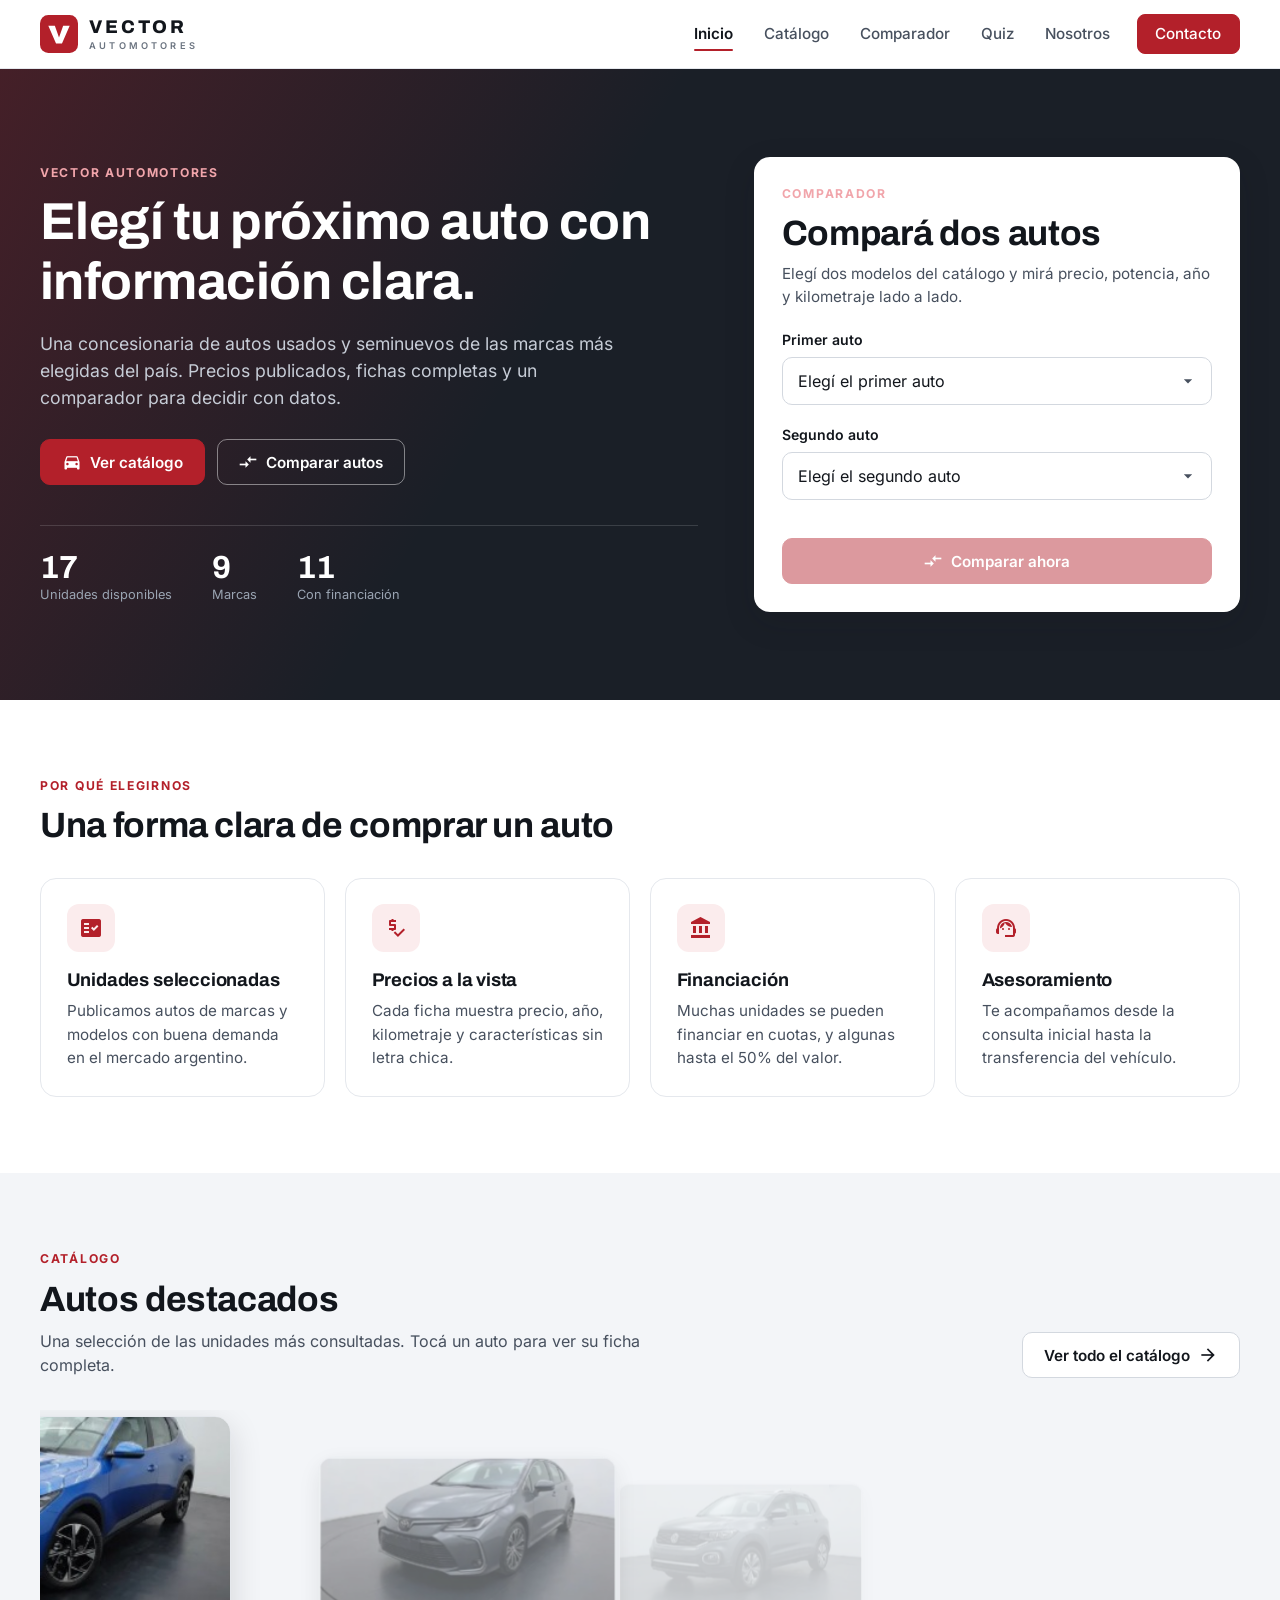
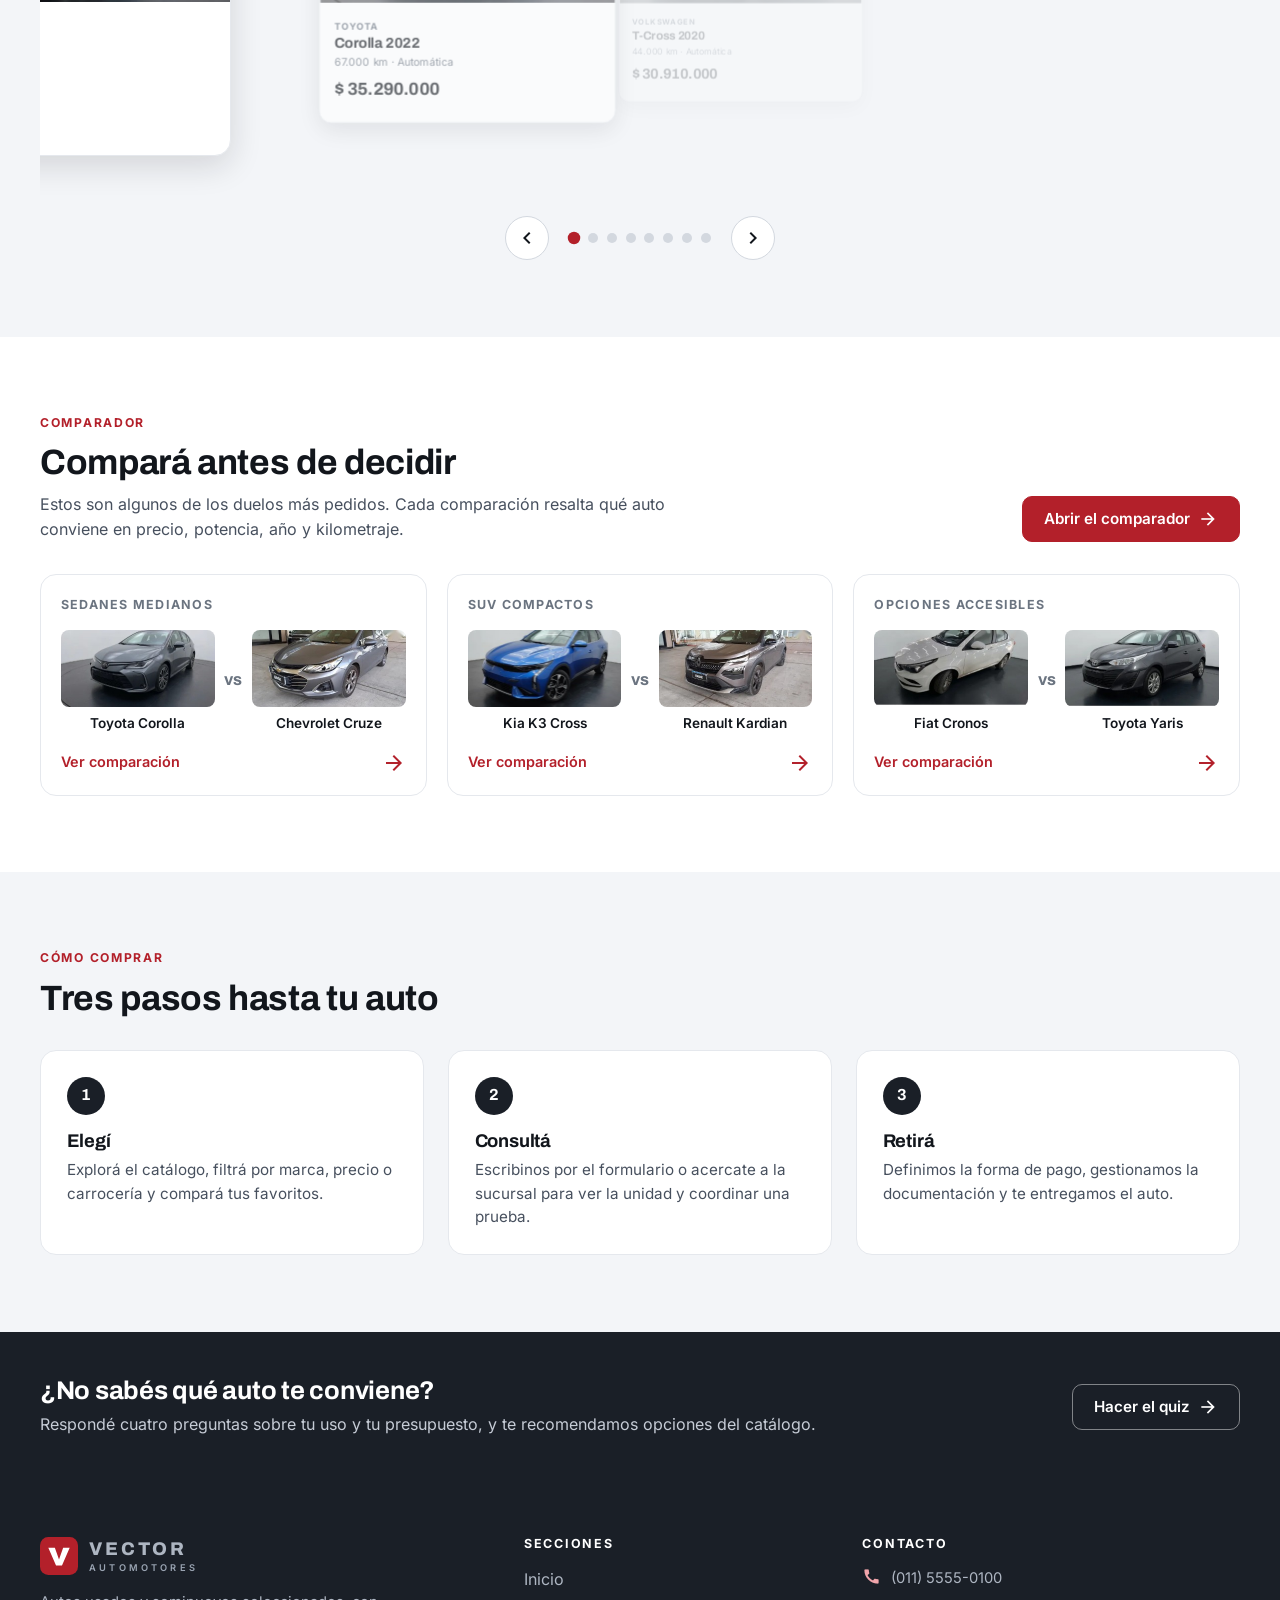
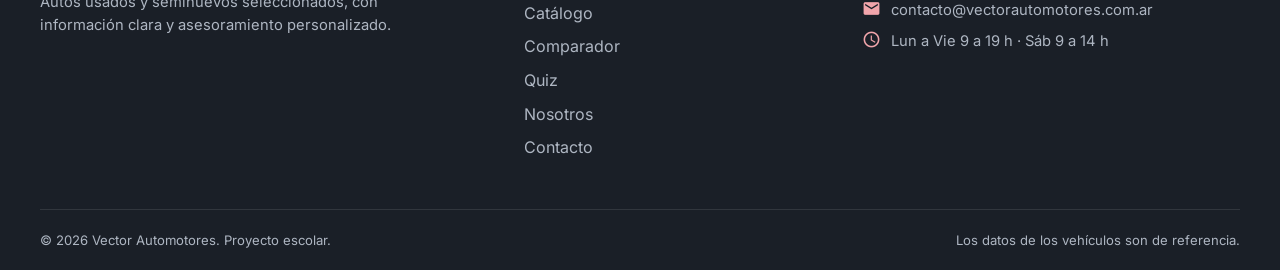
<file: main/index.html>
<!DOCTYPE html>
<html lang="es">

<head>
    <meta charset="UTF-8">
    <meta name="viewport" content="width=device-width, initial-scale=1">
    <title>Inicio</title>
    <meta name="description"
        content="Vector Automotores: concesionaria de autos usados y seminuevos con catálogo, comparador y financiación.">
    <meta name="theme-color" content="#b3202a">
    <link rel="icon" type="image/svg+xml" href="../img/iconos/marca.svg">
    <link rel="apple-touch-icon" href="../img/iconos/icono-180.png">
    <link rel="manifest" href="../img/iconos/manifest.webmanifest">
    <link rel="stylesheet" href="../css/materialize.min.css">
    <link rel="stylesheet" href="../css/estilos.css">
</head>

<body>
    <header class="sitio-header">
        <div class="contenedor nav-interno">
            <a class="marca" href="index.html" aria-label="Vector Automotores, ir al inicio"><img
                    src="../img/iconos/marca.svg" alt="" width="38" height="38"><span class="marca-texto"><span
                        class="marca-nombre">VECTOR</span><span class="marca-sub">AUTOMOTORES</span></span></a>
            <nav class="nav-principal" aria-label="Principal">
                <ul class="nav-links">
                    <li><a class="activo" href="index.html" aria-current="page">Inicio</a></li>
                    <li><a class="" href="../html/catalogo.html">Catálogo</a></li>
                    <li><a class="" href="../html/comparador.html">Comparador</a></li>
                    <li><a class="" href="../html/quiz.html">Quiz</a></li>
                    <li><a class="" href="../html/nosotros.html">Nosotros</a></li>
                    <li><a class="boton boton-chico" href="../html/contacto.html">Contacto</a></li>
                </ul>
            </nav>
            <button type="button" class="menu-boton sidenav-trigger" data-target="menu-movil" aria-label="Abrir menú"><i
                    class="material-icons">menu</i></button>
        </div>
    </header>
    <ul class="sidenav" id="menu-movil">
        <li class="sidenav-cabecera"><a class="marca" href="index.html"><img src="../img/iconos/marca.svg" alt=""
                    width="38" height="38"><span class="marca-texto"><span class="marca-nombre">VECTOR</span><span
                        class="marca-sub">AUTOMOTORES</span></span></a></li>
        <li><a class="waves-effect activo" href="index.html"><i class="material-icons">home</i>Inicio</a></li>
        <li><a class="waves-effect" href="../html/catalogo.html"><i
                    class="material-icons">directions_car</i>Catálogo</a></li>
        <li><a class="waves-effect" href="../html/comparador.html"><i
                    class="material-icons">compare_arrows</i>Comparador</a></li>
        <li><a class="waves-effect" href="../html/quiz.html"><i class="material-icons">help_center</i>Quiz</a></li>
        <li><a class="waves-effect" href="../html/nosotros.html"><i class="material-icons">storefront</i>Nosotros</a>
        </li>
        <li><a class="waves-effect" href="../html/contacto.html"><i class="material-icons">mail</i>Contacto</a></li>
    </ul>
    <main>
        <section class="hero">
            <div class="contenedor hero-grid">
                <div>
                    <span class="eyebrow">Vector Automotores</span>
                    <h1>Elegí tu próximo auto con información clara.</h1>
                    <p class="lead">Una concesionaria de autos usados y seminuevos de las marcas más elegidas del país.
                        Precios publicados, fichas completas y un comparador para decidir con datos.</p>
                    <div class="hero-acciones">
                        <a class="boton" href="../html/catalogo.html"><i class="material-icons">directions_car</i>Ver
                            catálogo</a>
                        <a class="boton boton-claro" href="../html/comparador.html"><i
                                class="material-icons">compare_arrows</i>Comparar autos</a>
                    </div>
                    <dl class="hero-datos">
                        <div class="dato">
                            <dt>Unidades disponibles</dt>
                            <dd id="dato-unidades">17</dd>
                        </div>
                        <div class="dato">
                            <dt>Marcas</dt>
                            <dd id="dato-marcas">9</dd>
                        </div>
                        <div class="dato">
                            <dt>Con financiación</dt>
                            <dd id="dato-financiados">11</dd>
                        </div>
                    </dl>
                </div>
                <div class="rapido" aria-labelledby="rapido-titulo">
                    <span class="eyebrow">Comparador</span>
                    <h2 id="rapido-titulo">Compará dos autos</h2>
                    <p>Elegí dos modelos del catálogo y mirá precio, potencia, año y kilometraje lado a lado.</p>
                    <div class="campo"><label for="rapido-a">Primer auto</label><select id="rapido-a"
                            class="browser-default campo-select"></select></div>
                    <div class="campo"><label for="rapido-b">Segundo auto</label><select id="rapido-b"
                            class="browser-default campo-select"></select></div>
                    <p class="rapido-mensaje" id="rapido-mensaje" role="status"></p>
                    <button type="button" class="boton boton-bloque" id="rapido-boton" disabled><i
                            class="material-icons">compare_arrows</i>Comparar ahora</button>
                </div>
            </div>
        </section>

        <section class="seccion">
            <div class="contenedor">
                <div class="encabezado">
                    <div><span class="eyebrow">Por qué elegirnos</span>
                        <h2>Una forma clara de comprar un auto</h2>
                    </div>
                </div>
                <div class="valores">
                    <article class="valor">
                        <div class="icono"><i class="material-icons">fact_check</i></div>
                        <h3>Unidades seleccionadas</h3>
                        <p>Publicamos autos de marcas y modelos con buena demanda en el mercado argentino.</p>
                    </article>
                    <article class="valor">
                        <div class="icono"><i class="material-icons">price_check</i></div>
                        <h3>Precios a la vista</h3>
                        <p>Cada ficha muestra precio, año, kilometraje y características sin letra chica.</p>
                    </article>
                    <article class="valor">
                        <div class="icono"><i class="material-icons">account_balance</i></div>
                        <h3>Financiación</h3>
                        <p>Muchas unidades se pueden financiar en cuotas, y algunas hasta el 50% del valor.</p>
                    </article>
                    <article class="valor">
                        <div class="icono"><i class="material-icons">support_agent</i></div>
                        <h3>Asesoramiento</h3>
                        <p>Te acompañamos desde la consulta inicial hasta la transferencia del vehículo.</p>
                    </article>
                </div>
            </div>
        </section>

        <section class="seccion seccion-gris">
            <div class="contenedor">
                <div class="encabezado">
                    <div><span class="eyebrow">Catálogo</span>
                        <h2>Autos destacados</h2>
                        <p>Una selección de las unidades más consultadas. Tocá un auto para ver su ficha completa.</p>
                    </div><a class="boton boton-secundario" href="../html/catalogo.html">Ver todo el catálogo<i
                            class="material-icons">arrow_forward</i></a>
                </div>
                <div class="destacados">
                    <div class="carousel" id="carrusel-destacados"></div>
                    <div class="carrusel-controles">
                        <button type="button" class="control-redondo" id="carrusel-prev" aria-label="Auto anterior"><i
                                class="material-icons">chevron_left</i></button>
                        <div class="puntos" id="carrusel-puntos"></div>
                        <button type="button" class="control-redondo" id="carrusel-next" aria-label="Auto siguiente"><i
                                class="material-icons">chevron_right</i></button>
                    </div>
                </div>
            </div>
        </section>

        <section class="seccion">
            <div class="contenedor">
                <div class="encabezado">
                    <div><span class="eyebrow">Comparador</span>
                        <h2>Compará antes de decidir</h2>
                        <p>Estos son algunos de los duelos más pedidos. Cada comparación resalta qué auto conviene en
                            precio, potencia, año y kilometraje.</p>
                    </div><a class="boton" href="../html/comparador.html">Abrir el comparador<i
                            class="material-icons">arrow_forward</i></a>
                </div>
                <div class="duelos">
                    <a class="duelo" href="../html/comparador.html?a=5&b=17"><span class="duelo-tema">Sedanes
                            medianos</span>
                        <div class="duelo-autos">
                            <figure><img src="../img/autos/toyota-corolla-2022.jpg" alt="Toyota Corolla 2022">
                                <figcaption>Toyota Corolla</figcaption>
                            </figure><span class="duelo-vs">VS</span>
                            <figure><img src="../img/autos/chevrolet-cruze-2022.jpg" alt="Chevrolet Cruze 2022">
                                <figcaption>Chevrolet Cruze</figcaption>
                            </figure>
                        </div><span class="duelo-pie">Ver comparación<i class="material-icons">arrow_forward</i></span>
                    </a>
                    <a class="duelo" href="../html/comparador.html?a=2&b=15"><span class="duelo-tema">SUV
                            compactos</span>
                        <div class="duelo-autos">
                            <figure><img src="../img/autos/kia-k3-cross-2025.jpg" alt="Kia K3 Cross 2025">
                                <figcaption>Kia K3 Cross</figcaption>
                            </figure><span class="duelo-vs">VS</span>
                            <figure><img src="../img/autos/renault-kardian-2024.jpg" alt="Renault Kardian 2024">
                                <figcaption>Renault Kardian</figcaption>
                            </figure>
                        </div><span class="duelo-pie">Ver comparación<i class="material-icons">arrow_forward</i></span>
                    </a>
                    <a class="duelo" href="../html/comparador.html?a=10&b=7"><span class="duelo-tema">Opciones
                            accesibles</span>
                        <div class="duelo-autos">
                            <figure><img src="../img/autos/fiat-cronos-2022.jpg" alt="Fiat Cronos 2022">
                                <figcaption>Fiat Cronos</figcaption>
                            </figure><span class="duelo-vs">VS</span>
                            <figure><img src="../img/autos/toyota-yaris-2021.jpg" alt="Toyota Yaris 2021">
                                <figcaption>Toyota Yaris</figcaption>
                            </figure>
                        </div><span class="duelo-pie">Ver comparación<i class="material-icons">arrow_forward</i></span>
                    </a>
                </div>
            </div>
        </section>

        <section class="seccion seccion-gris">
            <div class="contenedor">
                <div class="encabezado">
                    <div><span class="eyebrow">Cómo comprar</span>
                        <h2>Tres pasos hasta tu auto</h2>
                    </div>
                </div>
                <ol class="pasos">
                    <li class="paso"><span class="paso-numero">1</span>
                        <h3>Elegí</h3>
                        <p>Explorá el catálogo, filtrá por marca, precio o carrocería y compará tus favoritos.</p>
                    </li>
                    <li class="paso"><span class="paso-numero">2</span>
                        <h3>Consultá</h3>
                        <p>Escribinos por el formulario o acercate a la sucursal para ver la unidad y coordinar una
                            prueba.</p>
                    </li>
                    <li class="paso"><span class="paso-numero">3</span>
                        <h3>Retirá</h3>
                        <p>Definimos la forma de pago, gestionamos la documentación y te entregamos el auto.</p>
                    </li>
                </ol>
            </div>
        </section>

        <section class="franja">
            <div class="contenedor franja-interno">
                <div>
                    <h2>¿No sabés qué auto te conviene?</h2>
                    <p>Respondé cuatro preguntas sobre tu uso y tu presupuesto, y te recomendamos opciones del catálogo.
                    </p>
                </div>
                <a class="boton boton-claro" href="../html/quiz.html">Hacer el quiz<i
                        class="material-icons">arrow_forward</i></a>
            </div>
        </section>
    </main>
    <footer class="pie">
        <div class="contenedor">
            <div class="pie-grid">
                <div>
                    <a class="marca marca-clara" href="index.html"><img src="../img/iconos/marca.svg" alt="" width="38"
                            height="38"><span class="marca-texto"><span class="marca-nombre">VECTOR</span><span
                                class="marca-sub">AUTOMOTORES</span></span></a>
                    <p class="pie-texto">Autos usados y seminuevos seleccionados, con información clara y asesoramiento
                        personalizado.</p>
                </div>
                <div>
                    <h4>Secciones</h4>
                    <ul>
                        <li><a href="index.html">Inicio</a></li>
                        <li><a href="../html/catalogo.html">Catálogo</a></li>
                        <li><a href="../html/comparador.html">Comparador</a></li>
                        <li><a href="../html/quiz.html">Quiz</a></li>
                        <li><a href="../html/nosotros.html">Nosotros</a></li>
                        <li><a href="../html/contacto.html">Contacto</a></li>
                    </ul>
                </div>
                <div>
                    <h4>Contacto</h4>
                    <ul class="pie-contacto">
                        <li><i class="material-icons">call</i>(011) 5555-0100</li>
                        <li><i class="material-icons">mail</i>contacto@vectorautomotores.com.ar</li>
                        <li><i class="material-icons">schedule</i>Lun a Vie 9 a 19 h · Sáb 9 a 14 h</li>
                    </ul>
                </div>
            </div>
            <div class="pie-base"><span>&copy; <span data-anio-actual>2026</span> Vector Automotores. Proyecto
                    escolar.</span><span>Los datos de los vehículos son de referencia.</span></div>
        </div>
    </footer>
    <script src="../js/materialize.min.js"></script>
    <script src="../js/autos.js"></script>
    <script src="../js/comun.js"></script>
    <script src="../js/inicio.js"></script>
</body>

</html>
</file>
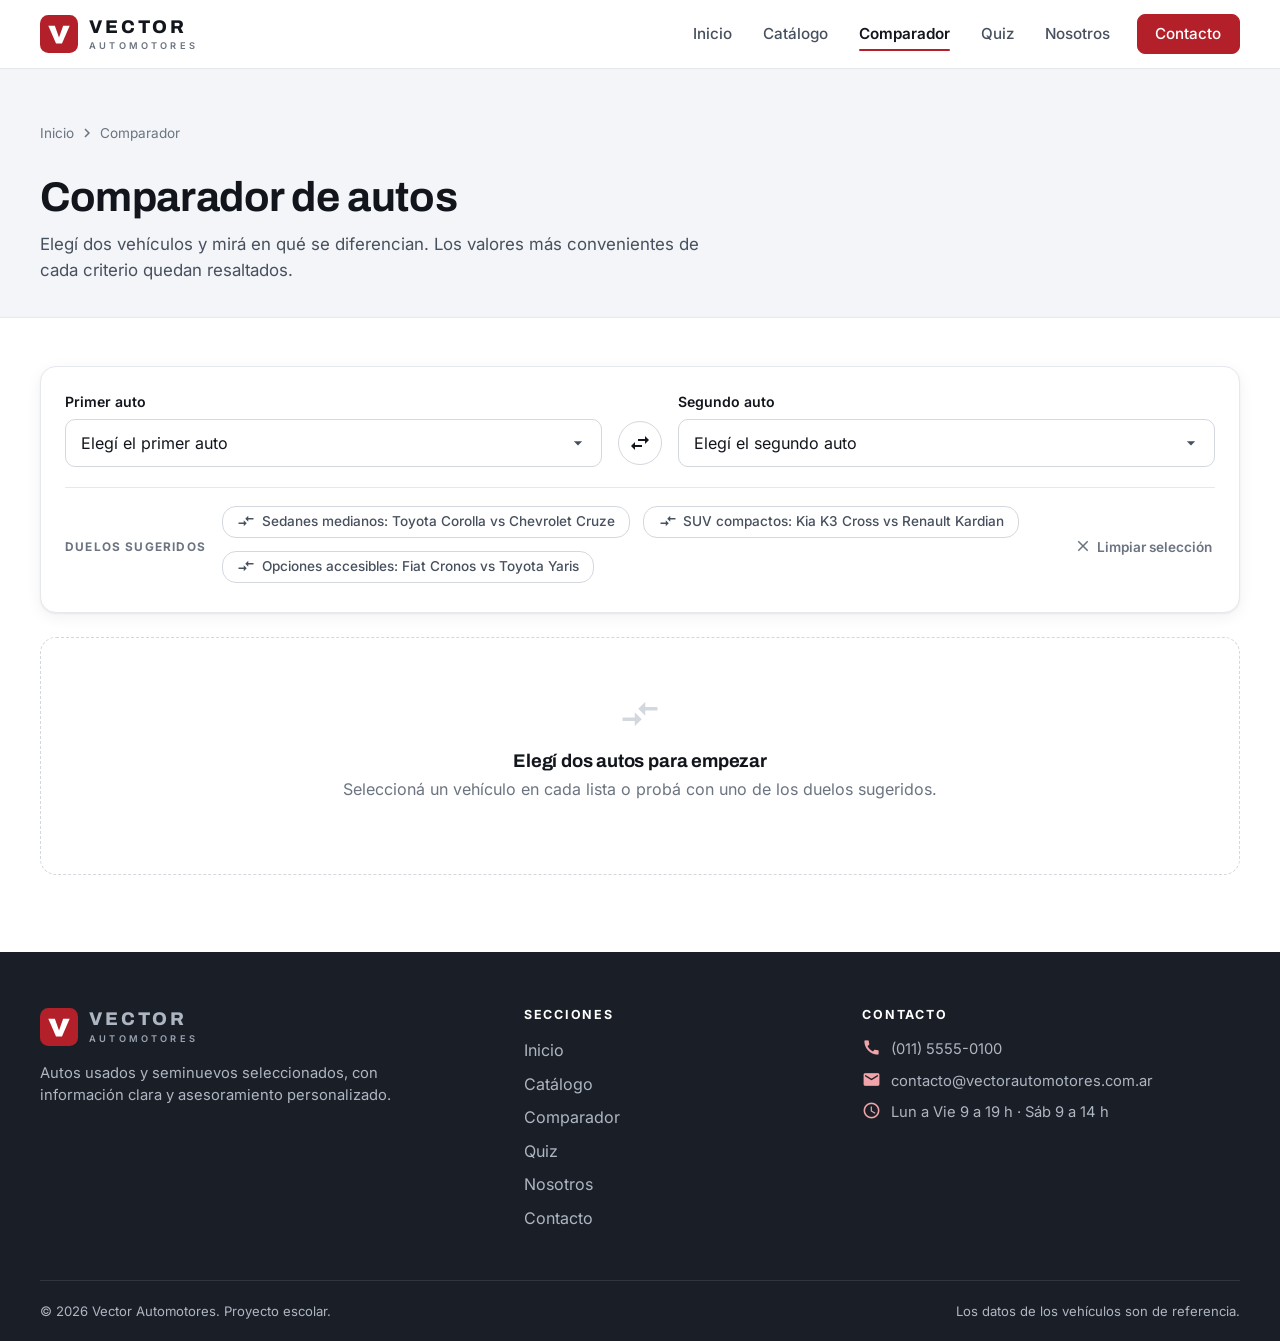
<file: html/comparador.html>
<!DOCTYPE html>
<html lang="es">

<head>
    <meta charset="UTF-8">
    <meta name="viewport" content="width=device-width, initial-scale=1">
    <title>Comparador | Vector Automotores</title>
    <meta name="description"
        content="Compará dos autos del catálogo de Vector Automotores: precio, potencia, año y kilometraje.">
    <meta name="theme-color" content="#b3202a">
    <link rel="icon" type="image/svg+xml" href="../img/iconos/marca.svg">
    <link rel="apple-touch-icon" href="../img/iconos/icono-180.png">
    <link rel="manifest" href="../img/iconos/manifest.webmanifest">
    <link rel="stylesheet" href="../css/materialize.min.css">
    <link rel="stylesheet" href="../css/estilos.css">
</head>

<body>
    <header class="sitio-header">
        <div class="contenedor nav-interno">
            <a class="marca" href="../main/index.html" aria-label="Vector Automotores, ir al inicio"><img
                    src="../img/iconos/marca.svg" alt="" width="38" height="38"><span class="marca-texto"><span
                        class="marca-nombre">VECTOR</span><span class="marca-sub">AUTOMOTORES</span></span></a>
            <nav class="nav-principal" aria-label="Principal">
                <ul class="nav-links">
                    <li><a class="" href="../main/index.html">Inicio</a></li>
                    <li><a class="" href="catalogo.html">Catálogo</a></li>
                    <li><a class="activo" href="comparador.html" aria-current="page">Comparador</a></li>
                    <li><a class="" href="quiz.html">Quiz</a></li>
                    <li><a class="" href="nosotros.html">Nosotros</a></li>
                    <li><a class="boton boton-chico" href="contacto.html">Contacto</a></li>
                </ul>
            </nav>
            <button type="button" class="menu-boton sidenav-trigger" data-target="menu-movil" aria-label="Abrir menú"><i
                    class="material-icons">menu</i></button>
        </div>
    </header>
    <ul class="sidenav" id="menu-movil">
        <li class="sidenav-cabecera"><a class="marca" href="../main/index.html"><img src="../img/iconos/marca.svg"
                    alt="" width="38" height="38"><span class="marca-texto"><span
                        class="marca-nombre">VECTOR</span><span class="marca-sub">AUTOMOTORES</span></span></a></li>
        <li><a class="waves-effect" href="../main/index.html"><i class="material-icons">home</i>Inicio</a></li>
        <li><a class="waves-effect" href="catalogo.html"><i class="material-icons">directions_car</i>Catálogo</a></li>
        <li><a class="waves-effect activo" href="comparador.html"><i
                    class="material-icons">compare_arrows</i>Comparador</a></li>
        <li><a class="waves-effect" href="quiz.html"><i class="material-icons">help_center</i>Quiz</a></li>
        <li><a class="waves-effect" href="nosotros.html"><i class="material-icons">storefront</i>Nosotros</a></li>
        <li><a class="waves-effect" href="contacto.html"><i class="material-icons">mail</i>Contacto</a></li>
    </ul>
    <section class="cabecera-pagina">
        <div class="contenedor">
            <nav class="migas" aria-label="Ruta de navegación"><a href="../main/index.html">Inicio</a><i
                    class="material-icons">chevron_right</i><span>Comparador</span></nav>
            <h1>Comparador de autos</h1>
            <p>Elegí dos vehículos y mirá en qué se diferencian. Los valores más convenientes de cada criterio quedan
                resaltados.</p>
        </div>
    </section>
    <main>
        <section class="seccion seccion-chica">
            <div class="contenedor">
                <div class="comp-panel">
                    <div class="comp-selectores">
                        <div class="campo"><label for="comp-a">Primer auto</label><select id="comp-a"
                                class="browser-default campo-select"></select></div>
                        <button type="button" class="control-redondo comp-invertir" id="comp-invertir"
                            aria-label="Invertir autos" title="Invertir"><i
                                class="material-icons">swap_horiz</i></button>
                        <div class="campo"><label for="comp-b">Segundo auto</label><select id="comp-b"
                                class="browser-default campo-select"></select></div>
                    </div>
                    <div class="comp-sugeridos"><span class="comp-sugeridos-titulo">Duelos sugeridos</span>
                        <div class="chips-fila" id="duelos"></div><button type="button" class="boton-texto"
                            id="comp-limpiar"><i class="material-icons">close</i>Limpiar selección</button>
                    </div>
                </div>
                <div class="comp-resultado" id="comp-resultado" aria-live="polite"></div>
            </div>
        </section>
    </main>
    <footer class="pie">
        <div class="contenedor">
            <div class="pie-grid">
                <div>
                    <a class="marca marca-clara" href="../main/index.html"><img src="../img/iconos/marca.svg" alt=""
                            width="38" height="38"><span class="marca-texto"><span
                                class="marca-nombre">VECTOR</span><span class="marca-sub">AUTOMOTORES</span></span></a>
                    <p class="pie-texto">Autos usados y seminuevos seleccionados, con información clara y asesoramiento
                        personalizado.</p>
                </div>
                <div>
                    <h4>Secciones</h4>
                    <ul>
                        <li><a href="../main/index.html">Inicio</a></li>
                        <li><a href="catalogo.html">Catálogo</a></li>
                        <li><a href="comparador.html">Comparador</a></li>
                        <li><a href="quiz.html">Quiz</a></li>
                        <li><a href="nosotros.html">Nosotros</a></li>
                        <li><a href="contacto.html">Contacto</a></li>
                    </ul>
                </div>
                <div>
                    <h4>Contacto</h4>
                    <ul class="pie-contacto">
                        <li><i class="material-icons">call</i>(011) 5555-0100</li>
                        <li><i class="material-icons">mail</i>contacto@vectorautomotores.com.ar</li>
                        <li><i class="material-icons">schedule</i>Lun a Vie 9 a 19 h · Sáb 9 a 14 h</li>
                    </ul>
                </div>
            </div>
            <div class="pie-base"><span>&copy; <span data-anio-actual>2026</span> Vector Automotores. Proyecto
                    escolar.</span><span>Los datos de los vehículos son de referencia.</span></div>
        </div>
    </footer>
    <script src="../js/materialize.min.js"></script>
    <script src="../js/autos.js"></script>
    <script src="../js/comun.js"></script>
    <script src="../js/comparador.js"></script>
</body>

</html>
</file>
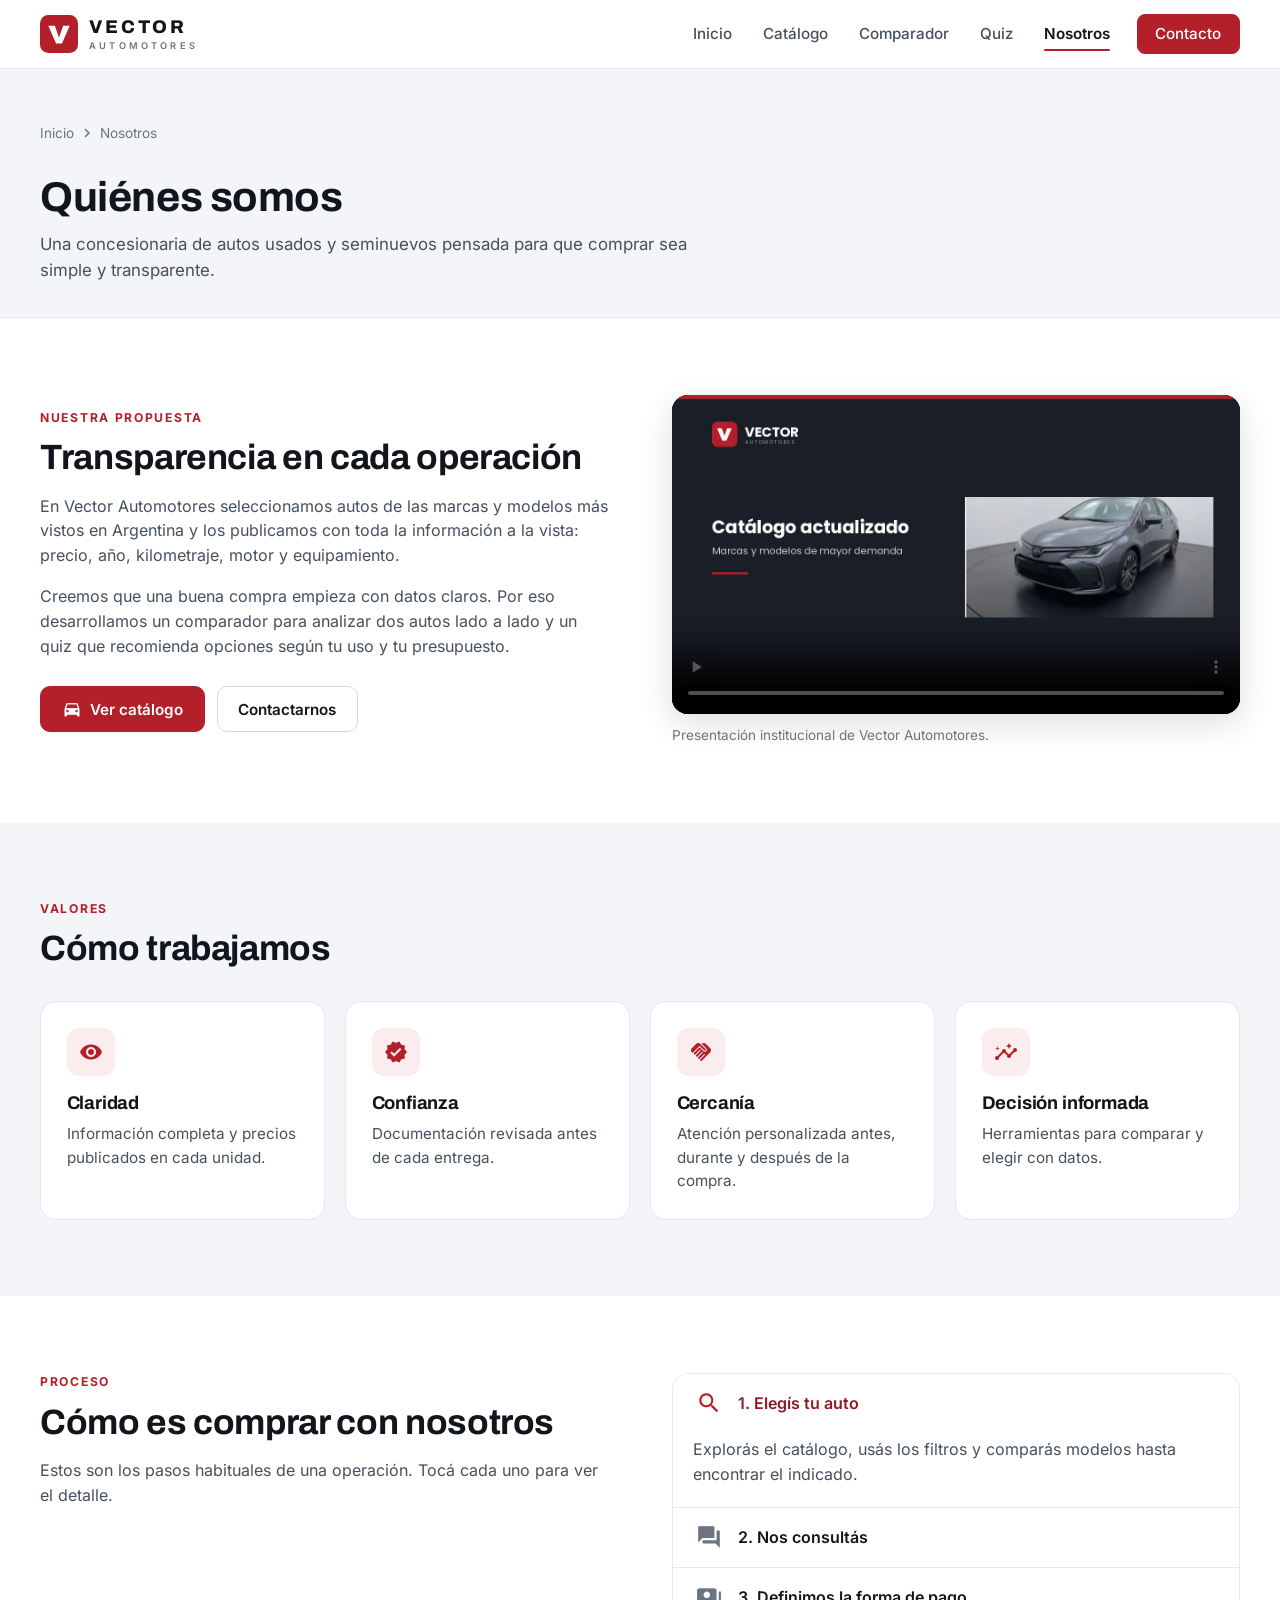
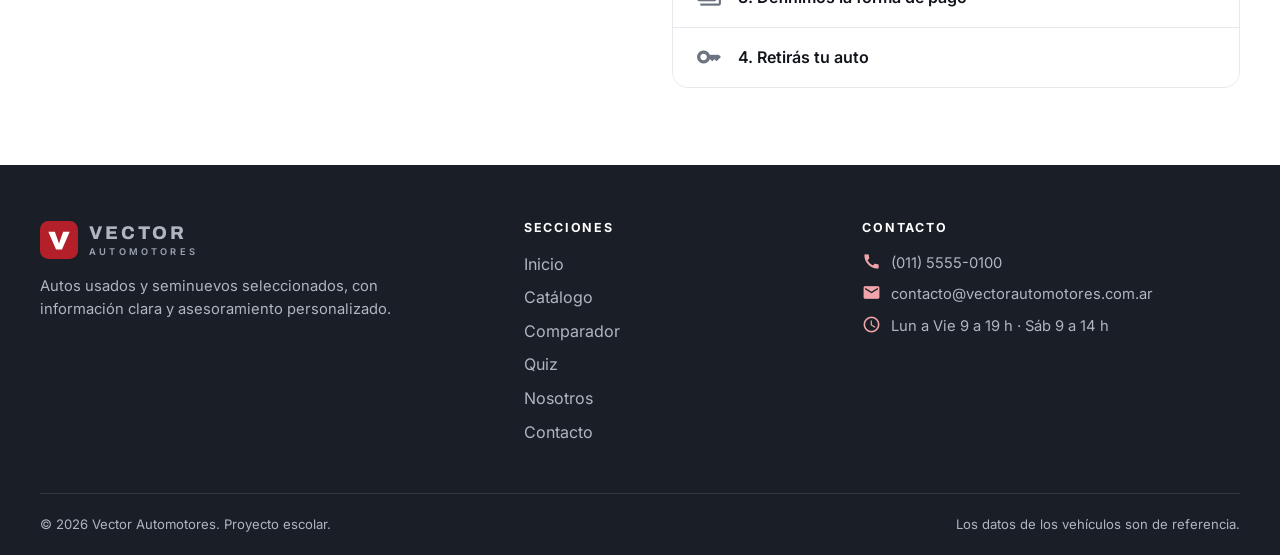
<file: html/nosotros.html>
<!DOCTYPE html>
<html lang="es">

<head>
    <meta charset="UTF-8">
    <meta name="viewport" content="width=device-width, initial-scale=1">
    <title>Nosotros | Vector Automotores</title>
    <meta name="description"
        content="Conocé Vector Automotores: quiénes somos, cómo trabajamos y cómo comprar tu auto.">
    <meta name="theme-color" content="#b3202a">
    <link rel="icon" type="image/svg+xml" href="../img/iconos/marca.svg">
    <link rel="apple-touch-icon" href="../img/iconos/icono-180.png">
    <link rel="manifest" href="../img/iconos/manifest.webmanifest">
    <link rel="stylesheet" href="../css/materialize.min.css">
    <link rel="stylesheet" href="../css/estilos.css">
</head>

<body>
    <header class="sitio-header">
        <div class="contenedor nav-interno">
            <a class="marca" href="../main/index.html" aria-label="Vector Automotores, ir al inicio"><img
                    src="../img/iconos/marca.svg" alt="" width="38" height="38"><span class="marca-texto"><span
                        class="marca-nombre">VECTOR</span><span class="marca-sub">AUTOMOTORES</span></span></a>
            <nav class="nav-principal" aria-label="Principal">
                <ul class="nav-links">
                    <li><a class="" href="../main/index.html">Inicio</a></li>
                    <li><a class="" href="catalogo.html">Catálogo</a></li>
                    <li><a class="" href="comparador.html">Comparador</a></li>
                    <li><a class="" href="quiz.html">Quiz</a></li>
                    <li><a class="activo" href="nosotros.html" aria-current="page">Nosotros</a></li>
                    <li><a class="boton boton-chico" href="contacto.html">Contacto</a></li>
                </ul>
            </nav>
            <button type="button" class="menu-boton sidenav-trigger" data-target="menu-movil" aria-label="Abrir menú"><i
                    class="material-icons">menu</i></button>
        </div>
    </header>
    <ul class="sidenav" id="menu-movil">
        <li class="sidenav-cabecera"><a class="marca" href="../main/index.html"><img src="../img/iconos/marca.svg"
                    alt="" width="38" height="38"><span class="marca-texto"><span
                        class="marca-nombre">VECTOR</span><span class="marca-sub">AUTOMOTORES</span></span></a></li>
        <li><a class="waves-effect" href="../main/index.html"><i class="material-icons">home</i>Inicio</a></li>
        <li><a class="waves-effect" href="catalogo.html"><i class="material-icons">directions_car</i>Catálogo</a></li>
        <li><a class="waves-effect" href="comparador.html"><i class="material-icons">compare_arrows</i>Comparador</a>
        </li>
        <li><a class="waves-effect" href="quiz.html"><i class="material-icons">help_center</i>Quiz</a></li>
        <li><a class="waves-effect activo" href="nosotros.html"><i class="material-icons">storefront</i>Nosotros</a>
        </li>
        <li><a class="waves-effect" href="contacto.html"><i class="material-icons">mail</i>Contacto</a></li>
    </ul>
    <section class="cabecera-pagina">
        <div class="contenedor">
            <nav class="migas" aria-label="Ruta de navegación"><a href="../main/index.html">Inicio</a><i
                    class="material-icons">chevron_right</i><span>Nosotros</span></nav>
            <h1>Quiénes somos</h1>
            <p>Una concesionaria de autos usados y seminuevos pensada para que comprar sea simple y transparente.</p>
        </div>
    </section>
    <main>
        <section class="seccion">
            <div class="contenedor dos-col">
                <div>
                    <span class="eyebrow">Nuestra propuesta</span>
                    <h2>Transparencia en cada operación</h2>
                    <p class="texto-largo">En Vector Automotores seleccionamos autos de las marcas y modelos más vistos
                        en Argentina y los publicamos con toda la información a la vista: precio, año, kilometraje,
                        motor y equipamiento.</p>
                    <p class="texto-largo">Creemos que una buena compra empieza con datos claros. Por eso desarrollamos
                        un comparador para analizar dos autos lado a lado y un quiz que recomienda opciones según tu uso
                        y tu presupuesto.</p>
                    <div class="hero-acciones"><a class="boton" href="catalogo.html"><i
                                class="material-icons">directions_car</i>Ver catálogo</a><a
                            class="boton boton-secundario" href="contacto.html">Contactarnos</a></div>
                </div>
                <div>
                    <div class="video-marco">
                        <video controls preload="metadata" poster="../audio-video/presentacion-poster.jpg">
                            <source src="../audio-video/presentacion.mp4" type="video/mp4">
                            Tu navegador no puede reproducir este video.
                        </video>
                    </div>
                    <p class="video-pie">Presentación institucional de Vector Automotores.</p>
                </div>
            </div>
        </section>

        <section class="seccion seccion-gris">
            <div class="contenedor">
                <div class="encabezado">
                    <div><span class="eyebrow">Valores</span>
                        <h2>Cómo trabajamos</h2>
                    </div>
                </div>
                <div class="valores">
                    <article class="valor">
                        <div class="icono"><i class="material-icons">visibility</i></div>
                        <h3>Claridad</h3>
                        <p>Información completa y precios publicados en cada unidad.</p>
                    </article>
                    <article class="valor">
                        <div class="icono"><i class="material-icons">verified</i></div>
                        <h3>Confianza</h3>
                        <p>Documentación revisada antes de cada entrega.</p>
                    </article>
                    <article class="valor">
                        <div class="icono"><i class="material-icons">handshake</i></div>
                        <h3>Cercanía</h3>
                        <p>Atención personalizada antes, durante y después de la compra.</p>
                    </article>
                    <article class="valor">
                        <div class="icono"><i class="material-icons">insights</i></div>
                        <h3>Decisión informada</h3>
                        <p>Herramientas para comparar y elegir con datos.</p>
                    </article>
                </div>
            </div>
        </section>

        <section class="seccion">
            <div class="contenedor dos-col dos-col-top">
                <div><span class="eyebrow">Proceso</span>
                    <h2>Cómo es comprar con nosotros</h2>
                    <p class="texto-largo">Estos son los pasos habituales de una operación. Tocá cada uno para ver el
                        detalle.</p>
                </div>
                <ul class="collapsible auto">
                    <li class="active">
                        <div class="collapsible-header"><i class="material-icons">search</i>1. Elegís tu auto</div>
                        <div class="collapsible-body">
                            <p>Explorás el catálogo, usás los filtros y comparás modelos hasta encontrar el indicado.
                            </p>
                        </div>
                    </li>
                    <li>
                        <div class="collapsible-header"><i class="material-icons">forum</i>2. Nos consultás</div>
                        <div class="collapsible-body">
                            <p>Completás el formulario de contacto o te acercás a la sucursal. Coordinamos una visita y
                                una prueba de manejo.</p>
                        </div>
                    </li>
                    <li>
                        <div class="collapsible-header"><i class="material-icons">payments</i>3. Definimos la forma de
                            pago</div>
                        <div class="collapsible-body">
                            <p>Podés pagar de contado, financiar o entregar tu usado como parte de pago, según la
                                unidad.</p>
                        </div>
                    </li>
                    <li>
                        <div class="collapsible-header"><i class="material-icons">key</i>4. Retirás tu auto</div>
                        <div class="collapsible-body">
                            <p>Gestionamos la documentación y la transferencia, y coordinamos la entrega.</p>
                        </div>
                    </li>
                </ul>
            </div>
        </section>
    </main>
    <footer class="pie">
        <div class="contenedor">
            <div class="pie-grid">
                <div>
                    <a class="marca marca-clara" href="../main/index.html"><img src="../img/iconos/marca.svg" alt=""
                            width="38" height="38"><span class="marca-texto"><span
                                class="marca-nombre">VECTOR</span><span class="marca-sub">AUTOMOTORES</span></span></a>
                    <p class="pie-texto">Autos usados y seminuevos seleccionados, con información clara y asesoramiento
                        personalizado.</p>
                </div>
                <div>
                    <h4>Secciones</h4>
                    <ul>
                        <li><a href="../main/index.html">Inicio</a></li>
                        <li><a href="catalogo.html">Catálogo</a></li>
                        <li><a href="comparador.html">Comparador</a></li>
                        <li><a href="quiz.html">Quiz</a></li>
                        <li><a href="nosotros.html">Nosotros</a></li>
                        <li><a href="contacto.html">Contacto</a></li>
                    </ul>
                </div>
                <div>
                    <h4>Contacto</h4>
                    <ul class="pie-contacto">
                        <li><i class="material-icons">call</i>(011) 5555-0100</li>
                        <li><i class="material-icons">mail</i>contacto@vectorautomotores.com.ar</li>
                        <li><i class="material-icons">schedule</i>Lun a Vie 9 a 19 h · Sáb 9 a 14 h</li>
                    </ul>
                </div>
            </div>
            <div class="pie-base"><span>&copy; <span data-anio-actual>2026</span> Vector Automotores. Proyecto
                    escolar.</span><span>Los datos de los vehículos son de referencia.</span></div>
        </div>
    </footer>
    <script src="../js/materialize.min.js"></script>
    <script src="../js/comun.js"></script>
</body>

</html>
</file>
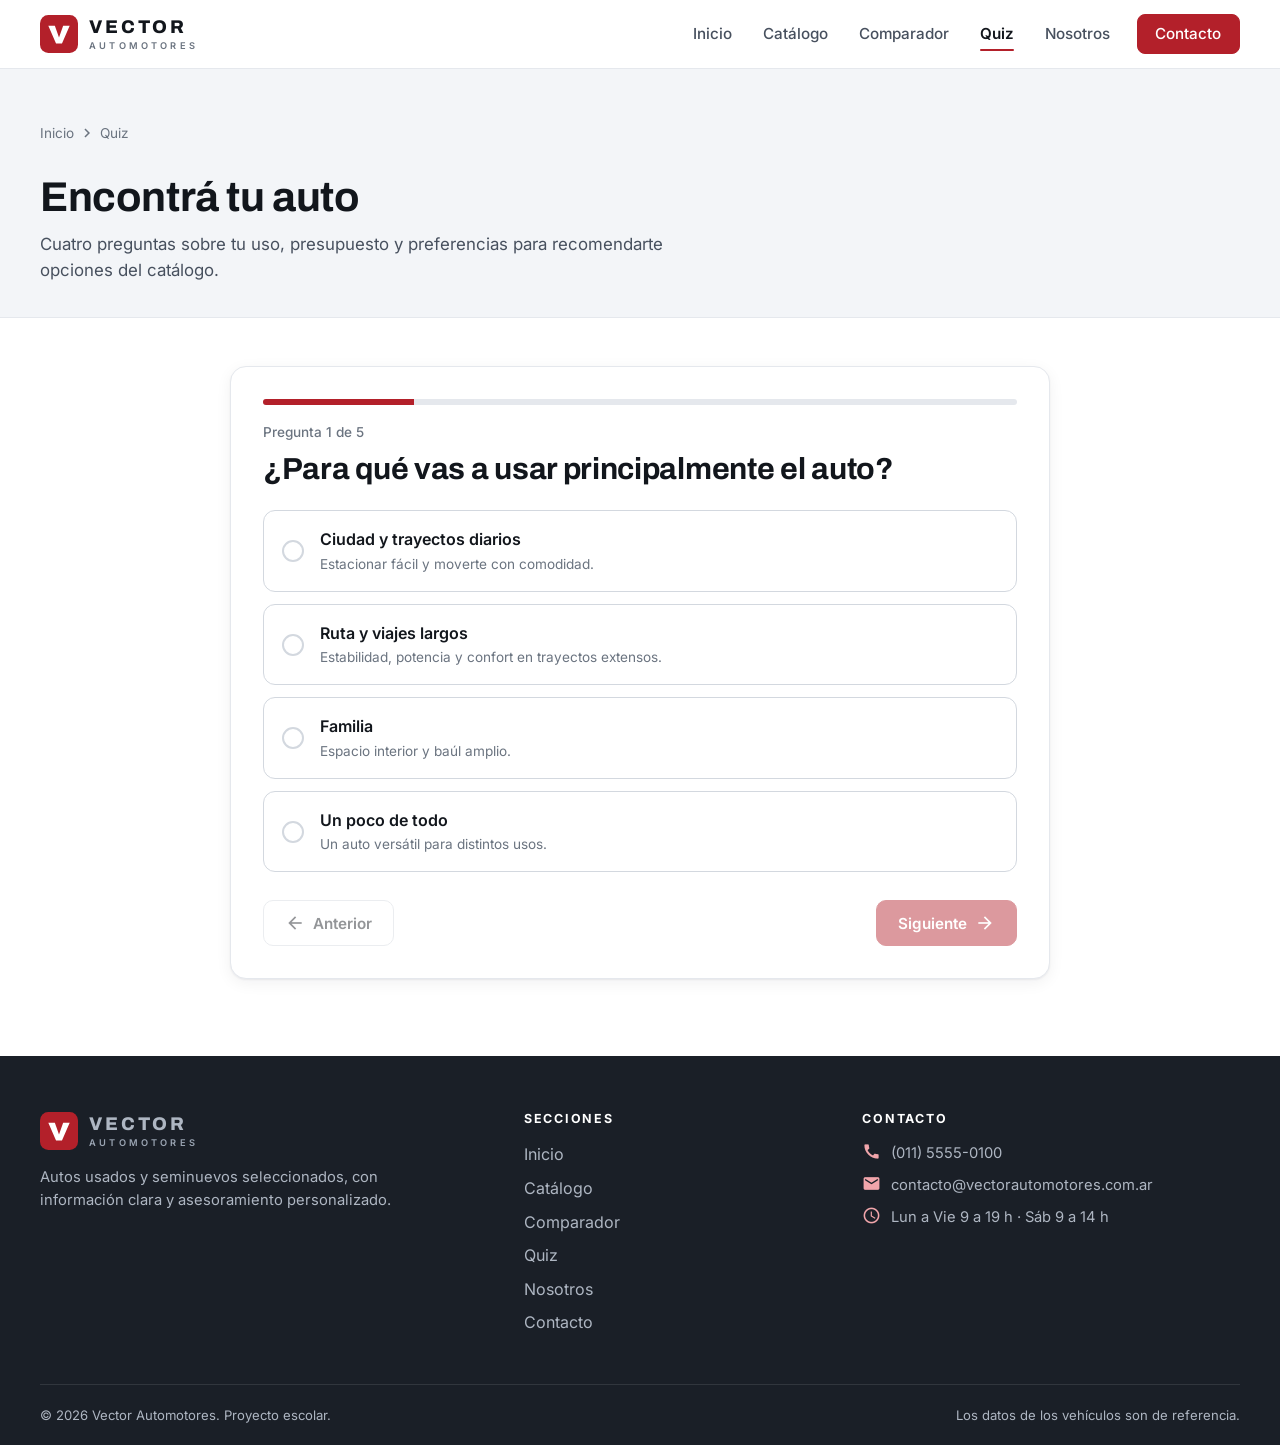
<file: html/quiz.html>
<!DOCTYPE html>
<html lang="es">

<head>
    <meta charset="UTF-8">
    <meta name="viewport" content="width=device-width, initial-scale=1">
    <title>Quiz | Vector Automotores</title>
    <meta name="description"
        content="Respondé cuatro preguntas y descubrí qué auto del catálogo de Vector Automotores se adapta mejor a vos.">
    <meta name="theme-color" content="#b3202a">
    <link rel="icon" type="image/svg+xml" href="../img/iconos/marca.svg">
    <link rel="apple-touch-icon" href="../img/iconos/icono-180.png">
    <link rel="manifest" href="../img/iconos/manifest.webmanifest">
    <link rel="stylesheet" href="../css/materialize.min.css">
    <link rel="stylesheet" href="../css/estilos.css">
</head>

<body>
    <header class="sitio-header">
        <div class="contenedor nav-interno">
            <a class="marca" href="../main/index.html" aria-label="Vector Automotores, ir al inicio"><img
                    src="../img/iconos/marca.svg" alt="" width="38" height="38"><span class="marca-texto"><span
                        class="marca-nombre">VECTOR</span><span class="marca-sub">AUTOMOTORES</span></span></a>
            <nav class="nav-principal" aria-label="Principal">
                <ul class="nav-links">
                    <li><a class="" href="../main/index.html">Inicio</a></li>
                    <li><a class="" href="catalogo.html">Catálogo</a></li>
                    <li><a class="" href="comparador.html">Comparador</a></li>
                    <li><a class="activo" href="quiz.html" aria-current="page">Quiz</a></li>
                    <li><a class="" href="nosotros.html">Nosotros</a></li>
                    <li><a class="boton boton-chico" href="contacto.html">Contacto</a></li>
                </ul>
            </nav>
            <button type="button" class="menu-boton sidenav-trigger" data-target="menu-movil" aria-label="Abrir menú"><i
                    class="material-icons">menu</i></button>
        </div>
    </header>
    <ul class="sidenav" id="menu-movil">
        <li class="sidenav-cabecera"><a class="marca" href="../main/index.html"><img src="../img/iconos/marca.svg"
                    alt="" width="38" height="38"><span class="marca-texto"><span
                        class="marca-nombre">VECTOR</span><span class="marca-sub">AUTOMOTORES</span></span></a></li>
        <li><a class="waves-effect" href="../main/index.html"><i class="material-icons">home</i>Inicio</a></li>
        <li><a class="waves-effect" href="catalogo.html"><i class="material-icons">directions_car</i>Catálogo</a></li>
        <li><a class="waves-effect" href="comparador.html"><i class="material-icons">compare_arrows</i>Comparador</a>
        </li>
        <li><a class="waves-effect activo" href="quiz.html"><i class="material-icons">help_center</i>Quiz</a></li>
        <li><a class="waves-effect" href="nosotros.html"><i class="material-icons">storefront</i>Nosotros</a></li>
        <li><a class="waves-effect" href="contacto.html"><i class="material-icons">mail</i>Contacto</a></li>
    </ul>
    <section class="cabecera-pagina">
        <div class="contenedor">
            <nav class="migas" aria-label="Ruta de navegación"><a href="../main/index.html">Inicio</a><i
                    class="material-icons">chevron_right</i><span>Quiz</span></nav>
            <h1>Encontrá tu auto</h1>
            <p>Cuatro preguntas sobre tu uso, presupuesto y preferencias para recomendarte opciones del catálogo.</p>
        </div>
    </section>
    <main>
        <section class="seccion seccion-chica">
            <div class="contenedor">
                <div class="quiz tarjeta" id="quiz"></div>
            </div>
        </section>
    </main>
    <footer class="pie">
        <div class="contenedor">
            <div class="pie-grid">
                <div>
                    <a class="marca marca-clara" href="../main/index.html"><img src="../img/iconos/marca.svg" alt=""
                            width="38" height="38"><span class="marca-texto"><span
                                class="marca-nombre">VECTOR</span><span class="marca-sub">AUTOMOTORES</span></span></a>
                    <p class="pie-texto">Autos usados y seminuevos seleccionados, con información clara y asesoramiento
                        personalizado.</p>
                </div>
                <div>
                    <h4>Secciones</h4>
                    <ul>
                        <li><a href="../main/index.html">Inicio</a></li>
                        <li><a href="catalogo.html">Catálogo</a></li>
                        <li><a href="comparador.html">Comparador</a></li>
                        <li><a href="quiz.html">Quiz</a></li>
                        <li><a href="nosotros.html">Nosotros</a></li>
                        <li><a href="contacto.html">Contacto</a></li>
                    </ul>
                </div>
                <div>
                    <h4>Contacto</h4>
                    <ul class="pie-contacto">
                        <li><i class="material-icons">call</i>(011) 5555-0100</li>
                        <li><i class="material-icons">mail</i>contacto@vectorautomotores.com.ar</li>
                        <li><i class="material-icons">schedule</i>Lun a Vie 9 a 19 h · Sáb 9 a 14 h</li>
                    </ul>
                </div>
            </div>
            <div class="pie-base"><span>&copy; <span data-anio-actual>2026</span> Vector Automotores. Proyecto
                    escolar.</span><span>Los datos de los vehículos son de referencia.</span></div>
        </div>
    </footer>
    <script src="../js/materialize.min.js"></script>
    <script src="../js/autos.js"></script>
    <script src="../js/comun.js"></script>
    <script src="../js/quiz.js"></script>
</body>

</html>
</file>
<file: css/estilos.css>
@font-face {
  font-family: 'Inter';
  font-style: normal;
  font-weight: 400;
  font-display: swap;
  src: url('../fonts/inter-latin-400-normal.woff2') format('woff2')
}

@font-face {
  font-family: 'Inter';
  font-style: normal;
  font-weight: 500;
  font-display: swap;
  src: url('../fonts/inter-latin-500-normal.woff2') format('woff2')
}

@font-face {
  font-family: 'Inter';
  font-style: normal;
  font-weight: 600;
  font-display: swap;
  src: url('../fonts/inter-latin-600-normal.woff2') format('woff2')
}

@font-face {
  font-family: 'Inter';
  font-style: normal;
  font-weight: 700;
  font-display: swap;
  src: url('../fonts/inter-latin-700-normal.woff2') format('woff2')
}

@font-face {
  font-family: 'Archivo';
  font-style: normal;
  font-weight: 600;
  font-display: swap;
  src: url('../fonts/archivo-latin-600-normal.woff2') format('woff2')
}

@font-face {
  font-family: 'Archivo';
  font-style: normal;
  font-weight: 700;
  font-display: swap;
  src: url('../fonts/archivo-latin-700-normal.woff2') format('woff2')
}

@font-face {
  font-family: 'Archivo';
  font-style: normal;
  font-weight: 800;
  font-display: swap;
  src: url('../fonts/archivo-latin-800-normal.woff2') format('woff2')
}

@font-face {
  font-family: 'Material Icons';
  font-style: normal;
  font-weight: 400;
  font-display: block;
  src: url('../fonts/material-icons.woff2') format('woff2')
}

:root {
  --rojo: #b3202a;
  --rojo-osc: #8f1a22;
  --rojo-sutil: #fbeced;
  --tinta: #12161c;
  --carbon: #1a1f27;
  --carbon-2: #242b35;
  --g700: #47505e;
  --g500: #6b7480;
  --g300: #d3d8df;
  --g200: #e5e8ed;
  --g100: #f3f5f8;
  --radio: 10px;
  --radio-g: 16px;
  --sombra: 0 1px 2px rgba(18, 22, 28, .06), 0 4px 16px rgba(18, 22, 28, .06);
  --sombra-alta: 0 10px 32px rgba(18, 22, 28, .14);
  --fuente: 'Inter', system-ui, -apple-system, 'Segoe UI', Roboto, sans-serif;
  --fuente-titulo: 'Archivo', 'Inter', system-ui, sans-serif;
  --alto-nav: 68px;
}

*,
*::before,
*::after {
  box-sizing: border-box
}

html {
  scroll-behavior: smooth;
  -webkit-text-size-adjust: 100%;
  font-size: 16px;
  line-height: 1.55;
  color: var(--tinta);
  font-family: var(--fuente)
}

body {
  margin: 0;
  background: #fff;
  color: var(--tinta);
  font-family: var(--fuente);
  display: flex;
  flex-direction: column;
  min-height: 100vh
}

body.con-bandeja {
  padding-bottom: 84px
}

main {
  flex: 1 0 auto
}

img {
  max-width: 100%;
  display: block
}

p {
  margin: 0
}

ul,
ol {
  margin: 0;
  padding: 0;
  list-style: none
}

a {
  color: var(--rojo);
  text-decoration: none
}

a:hover {
  color: var(--rojo-osc)
}

h1,
h2,
h3,
h4 {
  font-family: var(--fuente-titulo);
  color: var(--tinta);
  font-weight: 700;
  letter-spacing: -.01em;
  line-height: 1.15;
  margin: 0
}

h1 {
  font-size: clamp(2rem, 1.4rem + 2.6vw, 3.25rem)
}

h2 {
  font-size: clamp(1.55rem, 1.2rem + 1.4vw, 2.2rem)
}

h3 {
  font-size: 1.15rem
}

h4 {
  font-size: 1rem
}

label {
  font-size: .88rem;
  color: var(--tinta)
}

button {
  font-family: inherit
}

:focus-visible {
  outline: 3px solid rgba(179, 32, 42, .4);
  outline-offset: 2px
}

.material-icons {
  font-family: 'Material Icons';
  font-weight: 400;
  font-style: normal;
  font-size: 24px;
  line-height: 1;
  letter-spacing: normal;
  text-transform: none;
  display: inline-block;
  white-space: nowrap;
  direction: ltr;
  -webkit-font-smoothing: antialiased;
  font-feature-settings: 'liga'
}

[hidden] {
  display: none !important
}

.contenedor {
  width: min(1200px, 100% - 2.5rem);
  margin-inline: auto
}

.seccion {
  padding: clamp(3rem, 6vw, 5rem) 0
}

.seccion-chica {
  padding: clamp(2rem, 4vw, 3rem) 0 clamp(3rem, 6vw, 5rem)
}

.seccion-gris {
  background: var(--g100)
}

.eyebrow {
  display: block;
  font-size: .76rem;
  font-weight: 700;
  letter-spacing: .14em;
  text-transform: uppercase;
  color: var(--rojo);
  margin-bottom: .6rem
}

.encabezado {
  display: flex;
  justify-content: space-between;
  align-items: flex-end;
  gap: 1.5rem;
  flex-wrap: wrap;
  margin-bottom: 2rem
}

.encabezado p {
  margin-top: .6rem;
  color: var(--g700);
  max-width: 40rem
}

.boton {
  --bg: var(--rojo);
  --bg-h: var(--rojo-osc);
  --fg: #fff;
  --bd: var(--rojo);
  display: inline-flex;
  align-items: center;
  justify-content: center;
  gap: .5rem;
  min-height: 46px;
  padding: 0 1.3rem;
  border: 1.5px solid var(--bd);
  border-radius: var(--radio);
  background: var(--bg);
  color: var(--fg);
  font: 600 .95rem/1 var(--fuente);
  letter-spacing: 0;
  text-transform: none;
  text-decoration: none;
  cursor: pointer;
  position: relative;
  overflow: hidden;
  white-space: nowrap;
  box-shadow: none;
  transition: background .18s, border-color .18s, color .18s;
  -webkit-tap-highlight-color: transparent
}

.boton:focus {
  background: var(--bg)
}

.boton:hover,
.boton:focus:hover {
  background: var(--bg-h);
  border-color: var(--bd);
  color: var(--fg)
}

.boton,
.boton:visited,
.boton:active,
.boton:focus {
  color: var(--fg)
}

.boton .material-icons {
  font-size: 1.25rem
}

.boton-secundario {
  --bg: #fff;
  --bg-h: var(--g100);
  --fg: var(--tinta);
  --bd: var(--g300)
}

.boton-claro {
  --bg: transparent;
  --bg-h: rgba(255, 255, 255, .12);
  --fg: #fff;
  --bd: rgba(255, 255, 255, .45)
}

.boton-chico {
  min-height: 40px;
  padding: 0 1rem;
  font-size: .86rem
}

.boton-bloque {
  width: 100%
}

.boton[disabled] {
  opacity: .45;
  cursor: not-allowed;
  pointer-events: none
}

.boton[aria-pressed="true"] {
  --bg: var(--carbon);
  --bg-h: #000;
  --fg: #fff;
  --bd: var(--carbon)
}

.boton-texto,
.boton-texto:focus {
  display: inline-flex;
  align-items: center;
  gap: .3rem;
  border: 0;
  background: none;
  color: var(--g500);
  font: 600 .85rem var(--fuente);
  cursor: pointer;
  padding: .4rem .2rem
}

.boton-texto:hover {
  background: none;
  color: var(--rojo)
}

.boton-texto .material-icons {
  font-size: 1.1rem
}

.control-redondo,
.control-redondo:focus {
  width: 44px;
  height: 44px;
  flex: none;
  border-radius: 50%;
  border: 1.5px solid var(--g300);
  background: #fff;
  color: var(--tinta);
  display: inline-grid;
  place-items: center;
  cursor: pointer;
  padding: 0;
  transition: background .18s, border-color .18s
}

.control-redondo:hover {
  background: var(--g100);
  border-color: var(--g500)
}

.sitio-header {
  position: sticky;
  top: 0;
  z-index: 100;
  background: rgba(255, 255, 255, .97);
  border-bottom: 1px solid var(--g200)
}

.nav-interno {
  display: flex;
  align-items: center;
  justify-content: space-between;
  height: var(--alto-nav);
  gap: 1rem
}

.marca {
  display: flex;
  align-items: center;
  gap: .7rem;
  color: var(--tinta)
}

.marca:hover {
  color: var(--tinta)
}

.marca-texto {
  display: flex;
  flex-direction: column;
  line-height: 1
}

.marca-nombre {
  font-family: var(--fuente-titulo);
  font-weight: 800;
  letter-spacing: .16em;
  font-size: 1.15rem
}

.marca-sub {
  font-size: .58rem;
  letter-spacing: .34em;
  color: var(--g500);
  font-weight: 600;
  margin-top: 5px
}

.marca-clara,
.marca-clara:hover {
  color: #fff
}

.marca-clara .marca-sub {
  color: #9aa4b2
}

.nav-principal {
  background: none;
  box-shadow: none;
  height: auto;
  line-height: normal;
  width: auto;
  color: inherit
}

.nav-links {
  display: flex;
  align-items: center;
  gap: .15rem
}

.nav-links li {
  float: none;
  padding: 0
}

.nav-links a {
  position: relative;
  display: block;
  padding: .6rem .9rem;
  border-radius: 8px;
  color: var(--g700);
  font-weight: 500;
  font-size: .95rem;
  line-height: 1.2
}

.nav-links a:hover {
  background: var(--g100);
  color: var(--tinta)
}

.nav-links a.activo {
  color: var(--tinta);
  font-weight: 600
}

.nav-links a.activo::after {
  content: '';
  position: absolute;
  left: .9rem;
  right: .9rem;
  bottom: 2px;
  height: 2px;
  background: var(--rojo);
  border-radius: 2px
}

.nav-links a.boton {
  display: inline-flex;
  margin-left: .6rem;
  padding: 0 1.1rem;
  color: #fff
}

.nav-links a.boton:hover {
  color: #fff;
  background: var(--rojo-osc)
}

.nav-links a.boton.activo-btn {
  background: var(--rojo-osc)
}

.menu-boton,
.menu-boton:focus {
  display: none;
  width: 44px;
  height: 44px;
  border: 0;
  background: none;
  color: var(--tinta);
  border-radius: 10px;
  cursor: pointer;
  place-items: center;
  float: none;
  margin: 0;
  position: static;
  height: 44px
}

.menu-boton i {
  height: auto;
  line-height: 1
}

.menu-boton:hover {
  background: var(--g100)
}

.sidenav {
  width: min(320px, 86vw);
  background: #fff;
  padding-bottom: 1rem
}

.sidenav-cabecera {
  padding: 1.25rem 1.25rem 1rem;
  border-bottom: 1px solid var(--g200);
  margin-bottom: .5rem;
  height: auto;
  line-height: normal
}

.sidenav li>a {
  display: flex;
  align-items: center;
  gap: .9rem;
  height: auto;
  line-height: 1.2;
  padding: .95rem 1.25rem;
  color: var(--g700);
  font-size: 1rem;
  font-weight: 500
}

.sidenav li>a>i {
  float: none;
  margin: 0;
  height: auto;
  line-height: 1;
  color: var(--g500);
  width: auto
}

.sidenav li>a.activo {
  color: var(--rojo);
  background: var(--rojo-sutil);
  font-weight: 600
}

.sidenav li>a.activo>i {
  color: var(--rojo)
}

.sidenav li>.marca {
  padding: 0;
  display: flex
}

.sidenav li>a:hover {
  background: var(--g100)
}

.hero {
  background: var(--carbon);
  color: #fff;
  position: relative;
  overflow: hidden
}

.hero::before {
  content: '';
  position: absolute;
  inset: 0;
  background: linear-gradient(120deg, rgba(179, 32, 42, .28) 0%, rgba(179, 32, 42, 0) 42%)
}

.hero-grid {
  position: relative;
  display: grid;
  grid-template-columns: 1.15fr .85fr;
  gap: 3.5rem;
  align-items: center;
  padding: clamp(3rem, 7vw, 5.5rem) 0
}

.hero h1 {
  color: #fff
}

.hero .eyebrow {
  color: #f1a5ab
}

.lead {
  font-size: 1.1rem;
  color: #c6ccd6;
  margin-top: 1.1rem;
  max-width: 36rem
}

.hero-acciones {
  display: flex;
  gap: .75rem;
  flex-wrap: wrap;
  margin-top: 1.75rem
}

.hero-datos {
  display: flex;
  gap: 2.5rem;
  flex-wrap: wrap;
  margin: 2.5rem 0 0;
  padding-top: 1.5rem;
  border-top: 1px solid rgba(255, 255, 255, .14)
}

.dato dt {
  font-size: .8rem;
  color: #9aa4b2;
  order: 2
}

.dato {
  display: flex;
  flex-direction: column
}

.dato dd {
  margin: 0;
  font-family: var(--fuente-titulo);
  font-size: 2rem;
  font-weight: 700;
  color: #fff;
  line-height: 1.1
}

.rapido {
  background: #fff;
  color: var(--tinta);
  border-radius: var(--radio-g);
  padding: 1.75rem;
  box-shadow: var(--sombra-alta)
}

.rapido p {
  color: var(--g700);
  margin: .5rem 0 1.25rem;
  font-size: .95rem
}

.rapido .campo:last-of-type {
  margin-bottom: .5rem
}

.rapido-mensaje {
  min-height: 1.4rem;
  margin: 0 0 .5rem !important;
  color: var(--rojo) !important;
  font-size: .85rem !important
}

.valores {
  display: grid;
  grid-template-columns: repeat(4, 1fr);
  gap: 1.25rem
}

.valor {
  padding: 1.6rem;
  border: 1px solid var(--g200);
  border-radius: var(--radio-g);
  background: #fff
}

.valor p {
  color: var(--g700);
  margin-top: .5rem;
  font-size: .95rem
}

.icono {
  width: 48px;
  height: 48px;
  border-radius: 12px;
  background: var(--rojo-sutil);
  color: var(--rojo);
  display: grid;
  place-items: center;
  margin-bottom: 1.1rem
}

.destacados {
  position: relative
}

.destacados .carousel {
  height: 390px;
  overflow: hidden
}

.carousel .carousel-item.slide-auto {
  width: min(380px, 74vw);
  height: 340px;
  background: #fff;
  border-radius: var(--radio-g);
  overflow: hidden;
  border: 1px solid var(--g200);
  box-shadow: var(--sombra-alta)
}

.slide-auto a {
  display: block;
  height: 100%;
  color: inherit
}

.slide-auto img {
  width: 100%;
  height: 185px;
  object-fit: cover
}

.slide-info {
  padding: 1rem 1.2rem
}

.slide-datos {
  color: var(--g500);
  font-size: .85rem;
  margin: .2rem 0 .5rem
}

.carrusel-controles {
  display: flex;
  justify-content: center;
  align-items: center;
  gap: 1.25rem;
  margin-top: 1rem
}

.puntos {
  display: flex;
  gap: .55rem
}

.punto,
.punto:focus {
  width: 10px;
  height: 10px;
  padding: 0;
  border-radius: 50%;
  border: 0;
  background: var(--g300);
  cursor: pointer;
  transition: background .2s, transform .2s
}

.punto.activo {
  background: var(--rojo);
  transform: scale(1.25)
}

.duelos {
  display: grid;
  grid-template-columns: repeat(3, 1fr);
  gap: 1.25rem
}

.duelo {
  display: flex;
  flex-direction: column;
  gap: 1rem;
  padding: 1.25rem;
  background: #fff;
  border: 1px solid var(--g200);
  border-radius: var(--radio-g);
  color: var(--tinta);
  transition: box-shadow .2s, transform .2s, border-color .2s
}

.duelo:hover {
  box-shadow: var(--sombra-alta);
  transform: translateY(-2px);
  border-color: var(--g300);
  color: var(--tinta)
}

.duelo-tema {
  font-size: .78rem;
  font-weight: 700;
  letter-spacing: .1em;
  text-transform: uppercase;
  color: var(--g500)
}

.duelo-autos {
  display: grid;
  grid-template-columns: 1fr auto 1fr;
  gap: .6rem;
  align-items: center
}

.duelo-autos figure {
  margin: 0
}

.duelo-autos img {
  aspect-ratio: 2/1;
  object-fit: cover;
  border-radius: 8px;
  width: 100%
}

.duelo-autos figcaption {
  font-size: .85rem;
  font-weight: 600;
  margin-top: .4rem;
  text-align: center
}

.duelo-vs {
  font-family: var(--fuente-titulo);
  font-weight: 800;
  font-size: .8rem;
  color: var(--g500)
}

.duelo-pie {
  display: flex;
  align-items: center;
  justify-content: space-between;
  font-weight: 600;
  font-size: .9rem;
  color: var(--rojo);
  margin-top: auto
}

.pasos {
  display: grid;
  grid-template-columns: repeat(3, 1fr);
  gap: 1.5rem
}

.paso {
  padding: 1.6rem;
  background: #fff;
  border-radius: var(--radio-g);
  border: 1px solid var(--g200)
}

.paso p {
  color: var(--g700);
  font-size: .95rem;
  margin-top: .4rem
}

.paso-numero {
  display: grid;
  place-items: center;
  width: 38px;
  height: 38px;
  border-radius: 50%;
  background: var(--carbon);
  color: #fff;
  font-family: var(--fuente-titulo);
  font-weight: 700;
  margin-bottom: 1rem
}

.franja {
  background: var(--carbon);
  color: #fff;
  padding: 2.75rem 0
}

.franja-interno {
  display: flex;
  align-items: center;
  justify-content: space-between;
  gap: 1.5rem;
  flex-wrap: wrap
}

.franja h2 {
  color: #fff;
  font-size: 1.6rem
}

.franja p {
  color: #c6ccd6;
  margin-top: .4rem
}

.cabecera-pagina {
  background: var(--g100);
  border-bottom: 1px solid var(--g200);
  padding: 2.25rem 0 2.1rem
}

.cabecera-pagina h1 {
  font-size: clamp(1.8rem, 1.3rem + 2vw, 2.6rem)
}

.cabecera-pagina p {
  margin-top: .6rem;
  color: var(--g700);
  max-width: 42rem;
  font-size: 1.05rem
}

.migas {
  display: flex;
  align-items: center;
  gap: .25rem;
  font-size: .85rem;
  color: var(--g500);
  margin-bottom: .8rem;
  background: none;
  box-shadow: none;
  height: auto;
  line-height: normal;
  width: auto
}

.migas a {
  color: var(--g500)
}

.migas a:hover {
  color: var(--rojo)
}

.migas .material-icons {
  font-size: 1.1rem
}

.catalogo-layout {
  display: grid;
  grid-template-columns: 280px minmax(0, 1fr);
  gap: 2rem;
  align-items: start
}

.filtros {
  position: sticky;
  top: calc(var(--alto-nav) + 1rem);
  background: #fff;
  border: 1px solid var(--g200);
  border-radius: var(--radio-g);
  padding: 1.25rem;
  max-height: calc(100vh - var(--alto-nav) - 2rem);
  overflow: auto
}

.filtros-cabecera {
  display: flex;
  justify-content: space-between;
  align-items: center;
  margin-bottom: .5rem
}

.filtros-cabecera h2 {
  font-size: 1.15rem
}

.filtro-grupo {
  padding: 1rem 0;
  border-top: 1px solid var(--g200)
}

.filtro-grupo:first-of-type {
  border-top: 0
}

.filtro-titulo {
  display: block;
  font-family: var(--fuente);
  font-size: .74rem;
  font-weight: 700;
  letter-spacing: .1em;
  text-transform: uppercase;
  color: var(--g500);
  margin-bottom: .6rem
}

.opcion,
.opcion:focus {
  display: flex;
  justify-content: space-between;
  align-items: center;
  width: 100%;
  padding: .55rem .7rem;
  border: 0;
  background: transparent;
  border-radius: 8px;
  font: 500 .92rem var(--fuente);
  color: var(--g700);
  cursor: pointer;
  text-align: left
}

.opcion:hover {
  background: var(--g100)
}

.opcion.activo,
.opcion.activo:focus {
  background: var(--rojo-sutil);
  color: var(--rojo-osc);
  font-weight: 600
}

.cuenta {
  font-size: .78rem;
  color: var(--g500)
}

.filtro-accesos a {
  display: flex;
  align-items: center;
  gap: .6rem;
  padding: .45rem .2rem;
  color: var(--g700);
  font-size: .9rem;
  font-weight: 500
}

.filtro-accesos a:hover {
  color: var(--rojo)
}

.filtro-accesos .material-icons {
  font-size: 1.2rem;
  color: var(--g500)
}

.herramientas {
  display: flex;
  gap: .75rem;
  align-items: center;
  flex-wrap: wrap
}

.buscador {
  position: relative;
  flex: 1 1 260px
}

.buscador .material-icons {
  position: absolute;
  left: .9rem;
  top: 50%;
  transform: translateY(-50%);
  color: var(--g500)
}

.buscador input[type=search] {
  width: 100%;
  height: 48px;
  margin: 0;
  padding: 0 1rem 0 2.8rem;
  border: 1.5px solid var(--g300);
  border-radius: var(--radio);
  font: 400 1rem var(--fuente);
  background: #fff;
  box-shadow: none;
  color: var(--tinta)
}

.buscador input[type=search]:focus {
  border-color: var(--rojo);
  box-shadow: 0 0 0 3px rgba(179, 32, 42, .15);
  outline: none
}

.herramientas-der {
  display: flex;
  gap: .75rem;
  align-items: center
}

.filtros-toggle {
  display: none
}

.contador {
  margin: 1rem 0;
  color: var(--g500);
  font-size: .9rem;
  font-weight: 500
}

.autos-grid {
  display: grid;
  grid-template-columns: repeat(auto-fill, minmax(260px, 1fr));
  gap: 1.25rem
}

.auto-card {
  background: #fff;
  border: 1px solid var(--g200);
  border-radius: var(--radio-g);
  overflow: hidden;
  display: flex;
  flex-direction: column;
  transition: box-shadow .2s, transform .2s, border-color .2s
}

.auto-card:hover {
  box-shadow: var(--sombra-alta);
  border-color: var(--g300);
  transform: translateY(-2px)
}

.auto-media {
  position: relative;
  aspect-ratio: 2/1;
  background: var(--g100);
  overflow: hidden
}

.auto-media img {
  width: 100%;
  height: 100%;
  object-fit: cover
}

.etiquetas {
  position: absolute;
  left: .7rem;
  top: .7rem;
  display: flex;
  gap: .35rem;
  flex-wrap: wrap;
  z-index: 1
}

.etiqueta {
  font-size: .7rem;
  font-weight: 600;
  padding: .28rem .55rem;
  border-radius: 6px;
  background: rgba(18, 22, 28, .85);
  color: #fff;
  line-height: 1.2
}

.etiqueta-rojo {
  background: var(--rojo)
}

.guardar,
.guardar:focus {
  position: absolute;
  right: .6rem;
  top: .6rem;
  z-index: 1;
  width: 40px;
  height: 40px;
  border-radius: 50%;
  border: 0;
  background: rgba(255, 255, 255, .95);
  color: var(--g700);
  display: grid;
  place-items: center;
  cursor: pointer;
  padding: 0;
  box-shadow: 0 1px 4px rgba(0, 0, 0, .2)
}

.guardar:hover {
  background: #fff;
  color: var(--rojo)
}

.guardar.activo,
.guardar.activo:focus {
  color: var(--rojo)
}

.guardar .material-icons {
  font-size: 1.3rem
}

.auto-cuerpo {
  padding: 1rem 1.1rem .4rem;
  display: flex;
  flex-direction: column;
  gap: .2rem;
  flex: 1
}

.auto-marca {
  font-size: .74rem;
  font-weight: 700;
  letter-spacing: .1em;
  text-transform: uppercase;
  color: var(--g500)
}

.auto-titulo {
  font-size: 1.2rem
}

.titulo-boton,
.titulo-boton:focus {
  border: 0;
  background: none;
  padding: 0;
  font: inherit;
  color: var(--tinta);
  cursor: pointer;
  text-align: left;
  letter-spacing: inherit
}

.titulo-boton:hover {
  color: var(--rojo)
}

.auto-version {
  font-size: .86rem;
  color: var(--g500)
}

.auto-meta {
  display: flex;
  flex-wrap: wrap;
  gap: .2rem 0;
  color: var(--g700);
  font-size: .86rem;
  margin-top: .3rem
}

.auto-meta span+span::before {
  content: '·';
  margin: 0 .5rem;
  color: var(--g300)
}

.auto-precio {
  margin-top: .7rem;
  display: flex;
  flex-wrap: wrap;
  align-items: baseline;
  gap: .1rem .5rem
}

.precio-etiqueta {
  display: block;
  width: 100%;
  font-size: .74rem;
  color: var(--g500)
}

.precio-valor {
  font-family: var(--fuente-titulo);
  font-size: 1.4rem;
  font-weight: 700;
  color: var(--tinta)
}

.precio-grande {
  font-size: 1.9rem
}

.precio-anterior {
  font-size: .85rem;
  color: var(--g500);
  text-decoration: line-through
}

.auto-acciones {
  display: grid;
  grid-template-columns: 1fr 1fr;
  gap: .5rem;
  padding: .8rem 1.1rem 1.1rem
}

.auto-acciones .boton {
  padding: 0 .5rem
}

.vacio {
  grid-column: 1/-1;
  text-align: center;
  padding: 3.5rem 1.5rem;
  border: 1.5px dashed var(--g300);
  border-radius: var(--radio-g);
  background: #fff
}

.vacio .material-icons {
  font-size: 2.6rem;
  color: var(--g300)
}

.vacio h3 {
  margin: .6rem 0 .3rem
}

.vacio p {
  color: var(--g500);
  margin-bottom: 1rem
}

.bandeja {
  position: fixed;
  left: 0;
  right: 0;
  bottom: 0;
  z-index: 90;
  background: var(--carbon);
  color: #fff;
  padding: .75rem 0 calc(.75rem + env(safe-area-inset-bottom));
  transform: translateY(110%);
  visibility: hidden;
  transition: transform .25s, visibility .25s;
  box-shadow: 0 -6px 24px rgba(0, 0, 0, .2)
}

.bandeja.visible {
  transform: none;
  visibility: visible
}

.bandeja-interno {
  display: flex;
  align-items: center;
  justify-content: space-between;
  gap: 1rem
}

.bandeja-items {
  display: flex;
  gap: .75rem;
  min-width: 0
}

.bandeja-item {
  display: flex;
  align-items: center;
  gap: .6rem;
  background: rgba(255, 255, 255, .09);
  border-radius: 10px;
  padding: .35rem .4rem .35rem .35rem;
  min-width: 0;
  font-size: .85rem;
  font-weight: 500
}

.bandeja-item img {
  width: 54px;
  height: 36px;
  object-fit: cover;
  border-radius: 6px;
  flex: none
}

.bandeja-item span {
  white-space: nowrap;
  overflow: hidden;
  text-overflow: ellipsis
}

.bandeja-item button,
.bandeja-item button:focus {
  width: 30px;
  height: 30px;
  border: 0;
  border-radius: 50%;
  background: transparent;
  color: #fff;
  display: grid;
  place-items: center;
  cursor: pointer;
  padding: 0;
  flex: none
}

.bandeja-item button:hover {
  background: rgba(255, 255, 255, .15)
}

.bandeja-item button .material-icons {
  font-size: 1.1rem
}

.vacio-slot {
  padding: .5rem 1rem;
  border: 1.5px dashed rgba(255, 255, 255, .3);
  background: none;
  color: #9aa4b2;
  height: 46px
}

.bandeja-botones {
  display: flex;
  gap: .6rem;
  flex: none
}

.modal {
  width: min(900px, calc(100% - 1.5rem));
  max-height: 92%;
  border-radius: var(--radio-g);
  background: #fff;
  display: none;
  flex-direction: column;
  overflow: hidden
}

.modal.open {
  display: flex !important
}

.modal-cabecera {
  display: flex;
  justify-content: space-between;
  align-items: flex-start;
  gap: 1rem;
  padding: 1.25rem 1.5rem 1rem;
  border-bottom: 1px solid var(--g200)
}

.modal-cabecera h2 {
  font-size: 1.5rem;
  margin-top: .15rem
}

.modal .modal-content {
  padding: 1.5rem;
  overflow-y: auto;
  flex: 1 1 auto
}

.modal-resumen-grid {
  display: grid;
  grid-template-columns: 1fr 1fr;
  gap: 1.5rem;
  align-items: center;
  margin-bottom: 1.5rem
}

.modal-resumen-grid img {
  width: 100%;
  aspect-ratio: 2/1;
  object-fit: cover;
  border-radius: var(--radio);
  background: var(--g100)
}

.modal-texto {
  color: var(--g700);
  margin-bottom: 1rem
}

.modal-acciones {
  display: flex;
  flex-wrap: wrap;
  gap: .5rem;
  margin-top: 1.1rem
}

.modal-acciones .boton {
  min-height: 42px;
  font-size: .88rem;
  padding: 0 1rem
}

.modal-nota {
  margin-top: .75rem;
  font-size: .88rem;
  color: var(--g500)
}

.modal-overlay {
  background: #000
}

.collapsible {
  box-shadow: none;
  border: 1px solid var(--g200);
  border-radius: var(--radio-g);
  overflow: hidden;
  margin: 0;
  background: #fff
}

.collapsible>li {
  border-bottom: 1px solid var(--g200)
}

.collapsible>li:last-child {
  border-bottom: 0
}

.collapsible-header {
  display: flex;
  align-items: center;
  gap: .8rem;
  padding: 1.05rem 1.25rem;
  background: #fff;
  border: 0;
  font-weight: 600;
  line-height: 1.3;
  cursor: pointer
}

.collapsible-header .material-icons {
  color: var(--g500);
  margin: 0
}

.collapsible>li.active .collapsible-header {
  color: var(--rojo-osc)
}

.collapsible>li.active .collapsible-header .material-icons {
  color: var(--rojo)
}

.collapsible-body {
  border: 0;
  padding: .25rem 1.25rem 1.25rem;
  background: #fff;
  color: var(--g700)
}

.tabla-specs {
  width: 100%;
  border-collapse: collapse;
  display: table
}

.tabla-specs th,
.tabla-specs td {
  padding: .6rem 0;
  border-bottom: 1px solid var(--g200);
  font-size: .92rem;
  text-align: left;
  display: table-cell;
  vertical-align: top;
  border-radius: 0
}

.tabla-specs tr:last-child th,
.tabla-specs tr:last-child td {
  border-bottom: 0
}

.tabla-specs th {
  color: var(--g500);
  font-weight: 500;
  width: 40%
}

.tabla-specs td {
  font-weight: 600;
  color: var(--tinta)
}

.lista-check li {
  display: flex;
  align-items: center;
  gap: .6rem;
  padding: .35rem 0;
  font-size: .95rem
}

.lista-check .material-icons {
  color: var(--rojo);
  font-size: 1.2rem
}

.comp-panel {
  background: #fff;
  border: 1px solid var(--g200);
  border-radius: var(--radio-g);
  padding: 1.5rem;
  box-shadow: var(--sombra)
}

.comp-selectores {
  display: grid;
  grid-template-columns: 1fr auto 1fr;
  gap: 1rem;
  align-items: end
}

.comp-selectores .campo {
  margin-bottom: 0
}

.comp-invertir {
  margin-bottom: 2px
}

.comp-sugeridos {
  display: flex;
  flex-wrap: wrap;
  align-items: center;
  gap: .6rem 1rem;
  margin-top: 1.25rem;
  padding-top: 1.1rem;
  border-top: 1px solid var(--g200)
}

.comp-sugeridos-titulo {
  font-size: .74rem;
  font-weight: 700;
  letter-spacing: .1em;
  text-transform: uppercase;
  color: var(--g500)
}

.chips-fila {
  display: flex;
  flex-wrap: wrap;
  gap: .5rem;
  flex: 1
}

.chip,
.chip:focus {
  display: inline-flex;
  align-items: center;
  gap: .4rem;
  padding: .5rem .9rem;
  border: 1.5px solid var(--g300);
  border-radius: 999px;
  background: #fff;
  color: var(--g700);
  font: 500 .85rem var(--fuente);
  cursor: pointer
}

.chip:hover {
  border-color: var(--rojo);
  color: var(--rojo);
  background: var(--rojo-sutil)
}

.chip .material-icons {
  font-size: 1.1rem;
  flex: none
}

.chip {
  text-align: left;
  line-height: 1.3;
  border-radius: 14px
}

.comp-resultado {
  margin-top: 1.5rem
}

.comp-cabecera {
  display: grid;
  grid-template-columns: 1fr 64px 1fr;
  gap: 1rem;
  align-items: center;
  margin-bottom: 1.25rem
}

.comp-auto {
  background: #fff;
  border: 1px solid var(--g200);
  border-radius: var(--radio-g);
  overflow: hidden;
  text-align: center;
  height: 100%
}

.comp-auto img {
  width: 100%;
  aspect-ratio: 2/1;
  object-fit: cover
}

.comp-auto-cuerpo {
  padding: .9rem 1rem 1.1rem
}

.comp-auto-cuerpo p {
  color: var(--g500);
  font-size: .85rem;
  margin-top: .15rem
}

.comp-vs {
  width: 52px;
  height: 52px;
  border-radius: 50%;
  background: var(--carbon);
  color: #fff;
  display: grid;
  place-items: center;
  justify-self: center;
  font-family: var(--fuente-titulo);
  font-weight: 800;
  font-size: .9rem
}

.comp-tabla {
  background: #fff;
  border: 1px solid var(--g200);
  border-radius: var(--radio-g);
  overflow: hidden
}

.comp-fila {
  display: grid;
  grid-template-columns: 1fr minmax(150px, 210px) 1fr;
  align-items: stretch;
  border-top: 1px solid var(--g200)
}

.comp-fila:first-child {
  border-top: 0
}

.comp-celda {
  display: flex;
  align-items: center;
  gap: .4rem;
  padding: 1rem 1.25rem;
  font-weight: 600;
  font-size: 1rem
}

.comp-celda.izq {
  justify-content: flex-end;
  text-align: right
}

.comp-celda.mejor {
  background: var(--rojo-sutil);
  color: var(--rojo-osc)
}

.comp-celda .material-icons {
  color: var(--rojo);
  font-size: 1.3rem;
  flex: none
}

.comp-etiqueta {
  display: flex;
  flex-direction: column;
  align-items: center;
  justify-content: center;
  gap: .15rem;
  padding: .9rem .5rem;
  background: var(--g100);
  color: var(--g700);
  font-size: .8rem;
  font-weight: 600;
  text-align: center
}

.comp-etiqueta .material-icons {
  font-size: 1.2rem;
  color: var(--g500)
}

.comp-veredicto {
  margin-top: 1.25rem;
  background: var(--carbon);
  color: #d6dbe3;
  border-radius: var(--radio-g);
  padding: 1.6rem
}

.comp-veredicto h3 {
  color: #fff;
  font-size: 1.3rem;
  margin-bottom: .8rem
}

.comp-veredicto li {
  display: flex;
  align-items: flex-start;
  gap: .2rem;
  padding: .2rem 0
}

.comp-veredicto li .material-icons {
  color: #f1a5ab;
  font-size: 1.3rem;
  flex: none
}

.comp-nota {
  display: flex;
  gap: .5rem;
  align-items: flex-start;
  margin-top: 1rem;
  font-size: .88rem;
  color: #aeb6c2
}

.comp-nota .material-icons {
  font-size: 1.2rem;
  flex: none
}

.comp-acciones {
  display: flex;
  flex-wrap: wrap;
  gap: .6rem;
  margin-top: 1.25rem
}

.tarjeta {
  background: #fff;
  border: 1px solid var(--g200);
  border-radius: var(--radio-g);
  padding: clamp(1.25rem, 3vw, 2rem);
  box-shadow: var(--sombra)
}

.quiz {
  max-width: 820px;
  margin: 0 auto
}

.quiz-progreso {
  height: 6px;
  background: var(--g200);
  border-radius: 6px;
  overflow: hidden
}

.quiz-progreso span {
  display: block;
  height: 100%;
  background: var(--rojo);
  transition: width .3s
}

.quiz-paso {
  font-size: .85rem;
  color: var(--g500);
  font-weight: 500;
  margin: 1.1rem 0 .5rem
}

.quiz-pregunta {
  font-size: clamp(1.4rem, 1rem + 1.4vw, 1.9rem);
  margin-bottom: 1.5rem
}

.quiz-opciones {
  display: grid;
  gap: .75rem
}

.quiz-opcion,
.quiz-opcion:focus {
  display: flex;
  gap: 1rem;
  align-items: center;
  width: 100%;
  text-align: left;
  padding: 1rem 1.15rem;
  border: 1.5px solid var(--g300);
  border-radius: 12px;
  background: #fff;
  color: var(--tinta);
  font: inherit;
  cursor: pointer;
  transition: border-color .15s, background .15s
}

.quiz-opcion:hover {
  border-color: var(--g500)
}

.quiz-opcion.elegida,
.quiz-opcion.elegida:focus {
  border-color: var(--rojo);
  background: var(--rojo-sutil)
}

.quiz-radio {
  flex: none;
  width: 22px;
  height: 22px;
  border-radius: 50%;
  border: 2px solid var(--g300);
  display: grid;
  place-items: center
}

.elegida .quiz-radio {
  border-color: var(--rojo)
}

.elegida .quiz-radio::after {
  content: '';
  width: 10px;
  height: 10px;
  border-radius: 50%;
  background: var(--rojo)
}

.quiz-opcion strong {
  display: block;
  font-weight: 600
}

.quiz-opcion small {
  display: block;
  color: var(--g500);
  font-size: .85rem;
  margin-top: .1rem
}

.quiz-nav {
  display: flex;
  justify-content: space-between;
  gap: 1rem;
  margin-top: 1.75rem;
  flex-wrap: wrap
}

.resultado-principal {
  display: grid;
  grid-template-columns: 1fr 1fr;
  border: 1px solid var(--g200);
  border-radius: var(--radio-g);
  overflow: hidden
}

.resultado-principal>img {
  width: 100%;
  height: 100%;
  object-fit: cover;
  min-height: 220px
}

.resultado-cuerpo {
  padding: 1.5rem
}

.afinidad {
  display: inline-block;
  font-size: .75rem;
  font-weight: 700;
  padding: .25rem .6rem;
  border-radius: 6px;
  background: var(--rojo-sutil);
  color: var(--rojo-osc);
  margin-bottom: .6rem
}

.razones {
  margin: .9rem 0 1.1rem
}

.razones li {
  display: flex;
  gap: .4rem;
  align-items: flex-start;
  font-size: .92rem;
  padding: .15rem 0;
  color: var(--g700)
}

.razones .material-icons {
  color: var(--rojo);
  font-size: 1.2rem;
  flex: none
}

.subtitulo-quiz {
  margin: 1.75rem 0 .9rem;
  font-size: 1.05rem
}

.alternativas {
  display: grid;
  gap: .75rem
}

.alternativa {
  display: grid;
  grid-template-columns: 96px 1fr auto;
  gap: 1rem;
  align-items: center;
  padding: .75rem;
  border: 1px solid var(--g200);
  border-radius: 12px
}

.alternativa img {
  width: 96px;
  aspect-ratio: 2/1;
  object-fit: cover;
  border-radius: 8px
}

.alternativa h4 {
  margin-top: .1rem
}

.alternativa p {
  color: var(--g500);
  font-size: .9rem
}

.campo {
  display: flex;
  flex-direction: column;
  gap: .4rem;
  margin-bottom: 1.15rem
}

.campo label {
  font-weight: 600;
  margin: 0
}

.req {
  color: var(--rojo)
}

.campo-input,
.campo-select,
.campo-area {
  width: 100%;
  margin: 0;
  border: 1.5px solid var(--g300);
  border-radius: var(--radio);
  background: #fff;
  color: var(--tinta);
  font: 400 1rem var(--fuente);
  padding: .8rem .95rem;
  height: auto;
  min-height: 48px;
  box-shadow: none;
  transition: border-color .15s, box-shadow .15s
}

.campo-input:focus,
.campo-select:focus,
.campo-area:focus {
  border-color: var(--rojo);
  box-shadow: 0 0 0 3px rgba(179, 32, 42, .15);
  outline: none
}

.campo-select {
  appearance: none;
  -webkit-appearance: none;
  padding-right: 2.6rem;
  background-image: url("data:image/svg+xml,%3Csvg xmlns='http://www.w3.org/2000/svg' width='20' height='20' viewBox='0 0 24 24' fill='%2347505e'%3E%3Cpath d='M7 10l5 5 5-5z'/%3E%3C/svg%3E");
  background-repeat: no-repeat;
  background-position: right .8rem center;
  cursor: pointer
}

.campo-orden {
  width: auto;
  min-width: 170px
}

.campo-area {
  min-height: 150px;
  resize: vertical;
  display: block
}

.campo-error {
  display: none;
  align-items: center;
  gap: .3rem;
  color: var(--rojo-osc);
  font-size: .84rem;
  font-weight: 500
}

.campo-error .material-icons {
  font-size: 1.1rem
}

.campo.con-error .campo-error {
  display: flex
}

.campo.con-error .campo-input,
.campo.con-error .campo-area {
  border-color: var(--rojo);
  background: #fffafa
}

.campo-fila {
  display: grid;
  grid-template-columns: 1fr 1fr;
  gap: 1rem
}

.campo-pie {
  display: flex;
  justify-content: space-between;
  gap: 1rem
}

.contador-caracteres {
  margin-left: auto;
  font-size: .8rem;
  color: var(--g500)
}

.form-titulo {
  font-size: 1.5rem
}

.form-ayuda {
  color: var(--g500);
  font-size: .9rem;
  margin: .4rem 0 1.5rem
}

.form-botones {
  display: flex;
  gap: .75rem;
  flex-wrap: wrap;
  margin-top: 1.5rem
}

.exito {
  text-align: center;
  padding: 2rem 1rem;
  outline: none
}

.exito>.material-icons {
  font-size: 3.5rem;
  color: var(--rojo)
}

.exito h2 {
  margin: .5rem 0
}

.exito p {
  color: var(--g700);
  margin-bottom: 1.5rem
}

.contacto-layout {
  display: grid;
  grid-template-columns: minmax(0, 1.6fr) minmax(280px, 1fr);
  gap: 2rem;
  align-items: start
}

.lateral {
  display: grid;
  gap: 1.25rem
}

.lateral .tarjeta {
  padding: 1.4rem
}

.lateral-titulo {
  font-size: 1.1rem;
  margin-bottom: 1rem
}

.lateral-texto {
  color: var(--g700);
  font-size: .92rem
}

.lateral-links {
  display: grid;
  gap: .2rem;
  margin-top: .8rem
}

.lateral-links a {
  display: flex;
  align-items: center;
  gap: .6rem;
  padding: .4rem 0;
  font-weight: 600;
  font-size: .92rem
}

.datos-lista {
  display: grid;
  gap: 1rem
}

.datos-lista li {
  display: flex;
  gap: .9rem;
  align-items: flex-start
}

.datos-lista .material-icons {
  flex: none;
  width: 40px;
  height: 40px;
  border-radius: 10px;
  background: var(--rojo-sutil);
  color: var(--rojo);
  display: grid;
  place-items: center;
  font-size: 1.3rem
}

.datos-lista strong {
  display: block;
  font-size: .85rem
}

.datos-lista span {
  color: var(--g700);
  font-size: .92rem;
  word-break: break-word
}

.consultado img {
  border-radius: var(--radio);
  margin: .7rem 0 .9rem;
  width: 100%;
  aspect-ratio: 2/1;
  object-fit: cover
}

.consultado-detalle {
  color: var(--g500);
  font-size: .9rem;
  margin: .2rem 0 .5rem
}

.dos-col {
  display: grid;
  grid-template-columns: 1fr 1fr;
  gap: clamp(2rem, 5vw, 4rem);
  align-items: center
}

.dos-col-top {
  align-items: start
}

.texto-largo {
  color: var(--g700);
  margin-top: 1rem
}

.video-marco {
  border-radius: var(--radio-g);
  overflow: hidden;
  background: #000;
  box-shadow: var(--sombra-alta)
}

.video-marco video {
  width: 100%;
  display: block;
  aspect-ratio: 16/9;
  background: #000
}

.video-pie {
  font-size: .85rem;
  color: var(--g500);
  margin-top: .7rem
}

.pie {
  background: var(--carbon);
  color: #aeb6c2;
  padding: 3.5rem 0 0
}

.pie-grid {
  display: grid;
  grid-template-columns: 1.5fr 1fr 1.3fr;
  gap: 3rem
}

.pie h4 {
  color: #fff;
  font-family: var(--fuente);
  font-size: .78rem;
  letter-spacing: .14em;
  text-transform: uppercase;
  margin-bottom: 1rem
}

.pie a {
  color: #aeb6c2
}

.pie a:hover {
  color: #fff
}

.pie li {
  margin: .55rem 0
}

.pie-texto {
  margin-top: 1rem;
  font-size: .92rem;
  max-width: 22rem
}

.pie-contacto li {
  display: flex;
  gap: .6rem;
  align-items: flex-start;
  font-size: .92rem;
  word-break: break-word
}

.pie-contacto .material-icons {
  font-size: 1.2rem;
  color: #f1a5ab;
  flex: none
}

.pie-base {
  display: flex;
  justify-content: space-between;
  gap: .5rem 1.5rem;
  flex-wrap: wrap;
  margin-top: 2.5rem;
  padding: 1.25rem 0;
  border-top: 1px solid rgba(255, 255, 255, .1);
  font-size: .82rem
}

.aviso-vector {
  background: var(--carbon);
  color: #fff;
  border-radius: 10px;
  font-family: var(--fuente);
  font-size: .9rem
}

@media (max-width:992px) {
  .nav-principal {
    display: none
  }

  .menu-boton,
  .menu-boton:focus {
    display: inline-grid
  }

  .hero-grid {
    grid-template-columns: 1fr;
    gap: 2.5rem
  }

  .valores {
    grid-template-columns: repeat(2, 1fr)
  }

  .duelos {
    grid-template-columns: 1fr
  }

  .duelo-autos img {
    aspect-ratio: 2/1
  }

  .catalogo-layout {
    grid-template-columns: 1fr
  }

  .filtros {
    position: static;
    max-height: none;
    display: none
  }

  .filtros.abierto {
    display: block
  }

  .filtros-toggle {
    display: inline-flex
  }

  .contacto-layout {
    grid-template-columns: 1fr
  }

  .dos-col {
    grid-template-columns: 1fr
  }

  .pie-grid {
    grid-template-columns: 1fr 1fr
  }

  .pie-grid>div:first-child {
    grid-column: 1/-1
  }
}

@media (max-width:640px) {
  .contenedor {
    width: calc(100% - 2rem)
  }

  .valores,
  .pasos {
    grid-template-columns: 1fr
  }

  .hero-datos {
    gap: 1.5rem
  }

  .rapido {
    padding: 1.25rem
  }

  .destacados .carousel {
    height: 350px
  }

  .carousel .carousel-item.slide-auto {
    height: 315px
  }

  .slide-auto img {
    height: 165px
  }

  .herramientas-der {
    width: 100%
  }

  .herramientas-der .boton,
  .herramientas-der .campo-orden {
    flex: 1
  }

  .autos-grid {
    grid-template-columns: 1fr
  }

  .modal-resumen-grid {
    grid-template-columns: 1fr
  }

  .modal-cabecera {
    padding: 1rem 1.1rem .8rem
  }

  .modal .modal-content {
    padding: 1.1rem
  }

  .comp-panel {
    padding: 1.1rem
  }

  .comp-sugeridos {
    flex-direction: column;
    align-items: stretch
  }

  .chips-fila {
    flex-direction: column;
    flex: none
  }

  .chip {
    width: 100%
  }

  .comp-selectores {
    grid-template-columns: 1fr
  }

  .comp-invertir {
    justify-self: center;
    margin: -.25rem 0
  }

  .comp-cabecera {
    grid-template-columns: 1fr 36px 1fr;
    gap: .4rem
  }

  .comp-vs {
    width: 36px;
    height: 36px;
    font-size: .72rem
  }

  .comp-auto-cuerpo {
    padding: .7rem .6rem .8rem
  }

  .comp-auto-cuerpo h3 {
    font-size: .95rem
  }

  .comp-fila {
    grid-template-columns: 1fr 1fr
  }

  .comp-etiqueta {
    grid-column: 1/-1;
    flex-direction: row;
    gap: .4rem;
    padding: .55rem
  }

  .comp-celda,
  .comp-celda.izq {
    justify-content: center;
    text-align: center;
    padding: .8rem .5rem;
    font-size: .92rem
  }

  .comp-fila .comp-celda.izq {
    order: 2
  }

  .comp-fila .comp-celda.der {
    order: 3
  }

  .comp-etiqueta {
    order: 1
  }

  .resultado-principal {
    grid-template-columns: 1fr
  }

  .resultado-principal>img {
    height: auto;
    aspect-ratio: 2/1;
    min-height: 0
  }

  .alternativa {
    grid-template-columns: 80px 1fr
  }

  .alternativa img {
    width: 80px
  }

  .alternativa .boton {
    grid-column: 1/-1
  }

  .campo-fila {
    grid-template-columns: 1fr
  }

  .form-botones .boton {
    flex: 1
  }

  .bandeja-interno {
    flex-wrap: wrap
  }

  .bandeja-items {
    width: 100%
  }

  .bandeja-item {
    flex: 1
  }

  .bandeja-botones {
    width: 100%
  }

  .bandeja-botones .boton {
    flex: 1
  }

  body.con-bandeja {
    padding-bottom: 150px
  }

  .pie-grid {
    grid-template-columns: 1fr;
    gap: 2rem
  }

  .quiz-nav {
    flex-direction: column-reverse
  }

  .quiz-nav .boton {
    width: 100%;
    white-space: normal;
    text-align: center
  }
}
</file>
